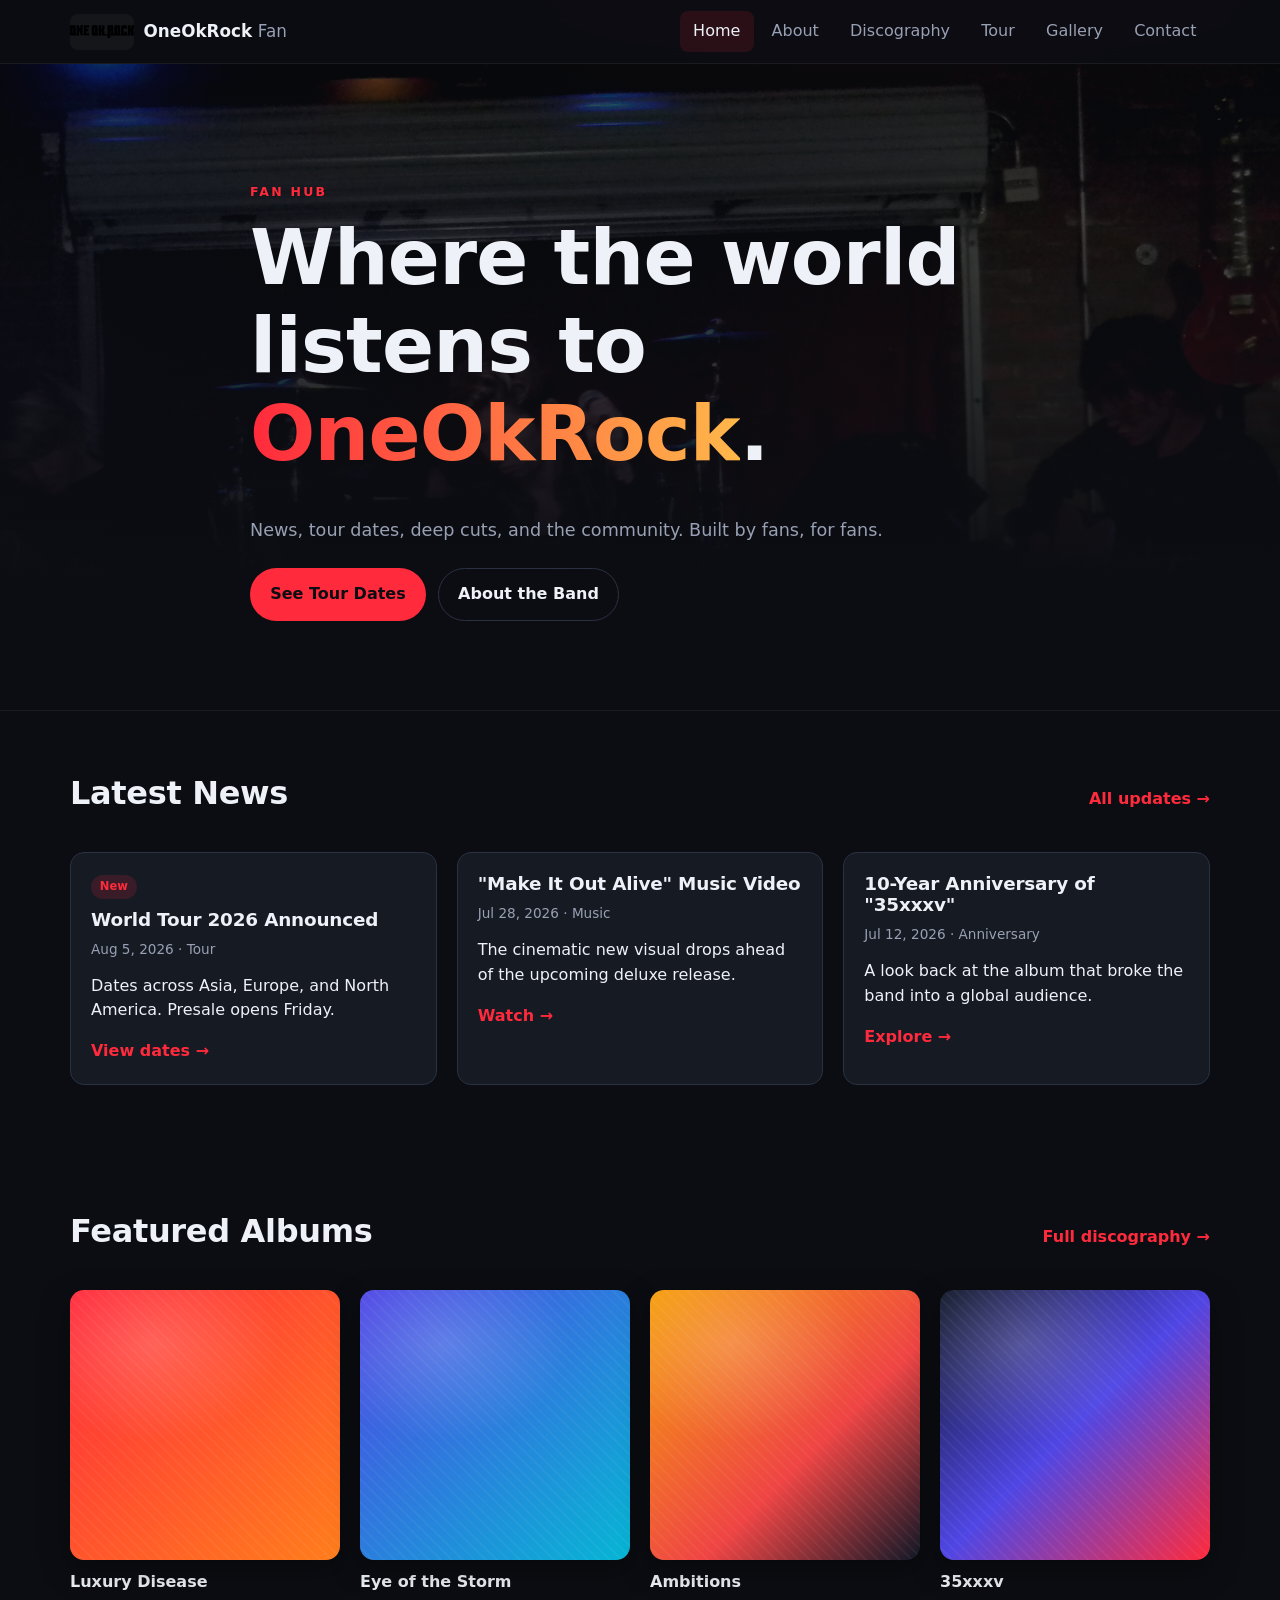
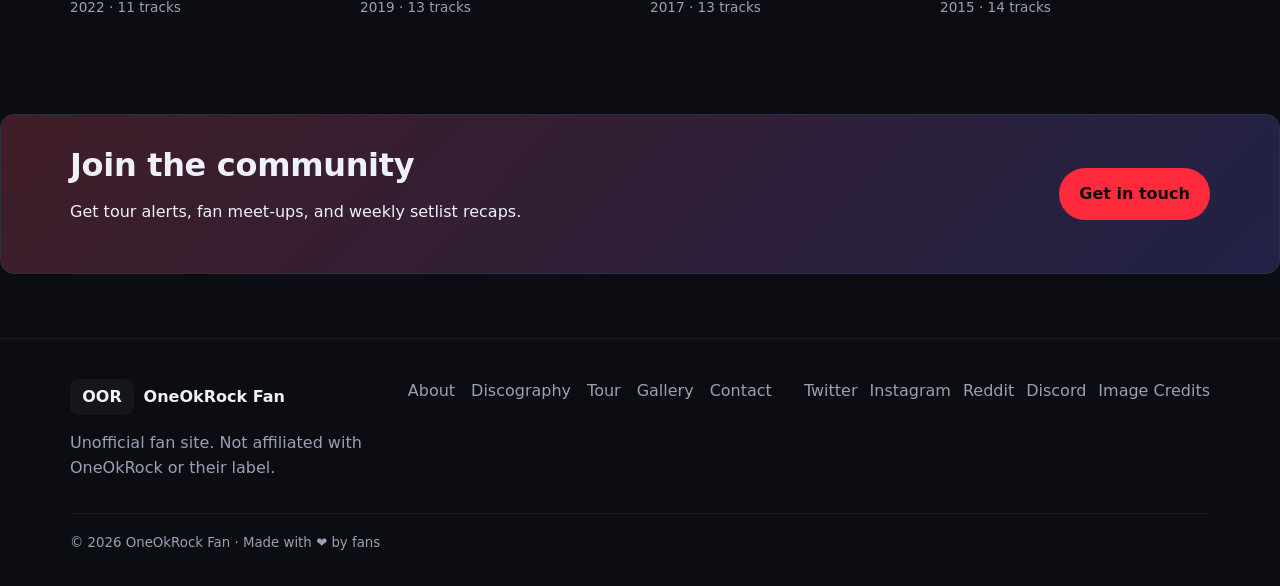
<file: index.html>
<!DOCTYPE html>
<html lang="en">
<head>
  <meta charset="UTF-8" />
  <meta name="viewport" content="width=device-width, initial-scale=1.0" />
  <title>OneOkRock Fan Page — Official Fan Hub</title>
  <meta name="description" content="The fan-run hub for OneOkRock: news, tour dates, discography, gallery, and community." />
  <link rel="stylesheet" href="assets/css/styles.css" />
</head>
<body>
  <header class="site-header">
    <div class="container header-inner">
      <a href="index.html" class="brand">
        <span class="brand-mark"><img src="assets/img/logo.svg" alt="OneOkRock logo"></span>
        <span class="brand-name">OneOkRock<span class="brand-sub">Fan</span></span>
      </a>
      <button class="nav-toggle" id="navToggle" aria-label="Toggle navigation" aria-expanded="false">
        <span></span><span></span><span></span>
      </button>
      <nav class="site-nav" id="siteNav">
        <a href="index.html" class="active">Home</a>
        <a href="about.html">About</a>
        <a href="discography.html">Discography</a>
        <a href="tour.html">Tour</a>
        <a href="gallery.html">Gallery</a>
        <a href="contact.html">Contact</a>
      </nav>
    </div>
  </header>

  <main>
    <section class="hero">
      <div class="hero-photo">
        <img src="assets/img/live-lucky-strike.jpg" alt="OneOkRock performing live at Lucky Strike, Hollywood, 2015">
      </div>
      <div class="container hero-inner">
        <p class="eyebrow">Fan Hub</p>
        <h1 class="hero-title">Where the world<br />listens to <span>OneOkRock</span>.</h1>
        <p class="hero-lead">News, tour dates, deep cuts, and the community. Built by fans, for fans.</p>
        <div class="hero-cta">
          <a href="tour.html" class="btn btn-primary">See Tour Dates</a>
          <a href="about.html" class="btn btn-ghost">About the Band</a>
        </div>
      </div>
    </section>

    <section class="container section">
      <header class="section-head">
        <h2>Latest News</h2>
        <a href="#" class="link">All updates →</a>
      </header>
      <div class="grid grid-3">
        <article class="card">
          <span class="badge">New</span>
          <h3>World Tour 2026 Announced</h3>
          <p class="meta">Aug 5, 2026 · Tour</p>
          <p>Dates across Asia, Europe, and North America. Presale opens Friday.</p>
          <a href="tour.html" class="link">View dates →</a>
        </article>
        <article class="card">
          <h3>"Make It Out Alive" Music Video</h3>
          <p class="meta">Jul 28, 2026 · Music</p>
          <p>The cinematic new visual drops ahead of the upcoming deluxe release.</p>
          <a href="#" class="link">Watch →</a>
        </article>
        <article class="card">
          <h3>10-Year Anniversary of "35xxxv"</h3>
          <p class="meta">Jul 12, 2026 · Anniversary</p>
          <p>A look back at the album that broke the band into a global audience.</p>
          <a href="discography.html" class="link">Explore →</a>
        </article>
      </div>
    </section>

    <section class="container section">
      <header class="section-head">
        <h2>Featured Albums</h2>
        <a href="discography.html" class="link">Full discography →</a>
      </header>
      <div class="grid grid-4">
        <a href="discography.html" class="album">
          <div class="album-art" data-color="1"></div>
          <div class="album-meta">
            <strong>Luxury Disease</strong>
            <span>2022 · 11 tracks</span>
          </div>
        </a>
        <a href="discography.html" class="album">
          <div class="album-art" data-color="2"></div>
          <div class="album-meta">
            <strong>Eye of the Storm</strong>
            <span>2019 · 13 tracks</span>
          </div>
        </a>
        <a href="discography.html" class="album">
          <div class="album-art" data-color="3"></div>
          <div class="album-meta">
            <strong>Ambitions</strong>
            <span>2017 · 13 tracks</span>
          </div>
        </a>
        <a href="discography.html" class="album">
          <div class="album-art" data-color="4"></div>
          <div class="album-meta">
            <strong>35xxxv</strong>
            <span>2015 · 14 tracks</span>
          </div>
        </a>
      </div>
    </section>

    <section class="cta-band">
      <div class="container cta-inner">
        <div>
          <h2>Join the community</h2>
          <p>Get tour alerts, fan meet-ups, and weekly setlist recaps.</p>
        </div>
        <a href="contact.html" class="btn btn-primary">Get in touch</a>
      </div>
    </section>
  </main>

  <footer class="site-footer">
    <div class="container footer-inner">
      <div>
        <p class="brand">
          <span class="brand-mark">OOR</span>
          <strong>OneOkRock Fan</strong>
        </p>
        <p class="muted">Unofficial fan site. Not affiliated with OneOkRock or their label.</p>
      </div>
      <nav class="footer-nav">
        <a href="about.html">About</a>
        <a href="discography.html">Discography</a>
        <a href="tour.html">Tour</a>
        <a href="gallery.html">Gallery</a>
        <a href="contact.html">Contact</a>
      </nav>
      <div class="socials">
        <a href="#" aria-label="Twitter">Twitter</a>
        <a href="#" aria-label="Instagram">Instagram</a>
        <a href="#" aria-label="Reddit">Reddit</a>
        <a href="#" aria-label="Discord">Discord</a>
        <a href="attribution.html">Image Credits</a>
      </div>
    </div>
    <div class="container footer-bottom">
      <small>© 2026 OneOkRock Fan · Made with ❤ by fans</small>
    </div>
  </footer>

  <script src="assets/js/main.js"></script>
</body>
</html>
</file>
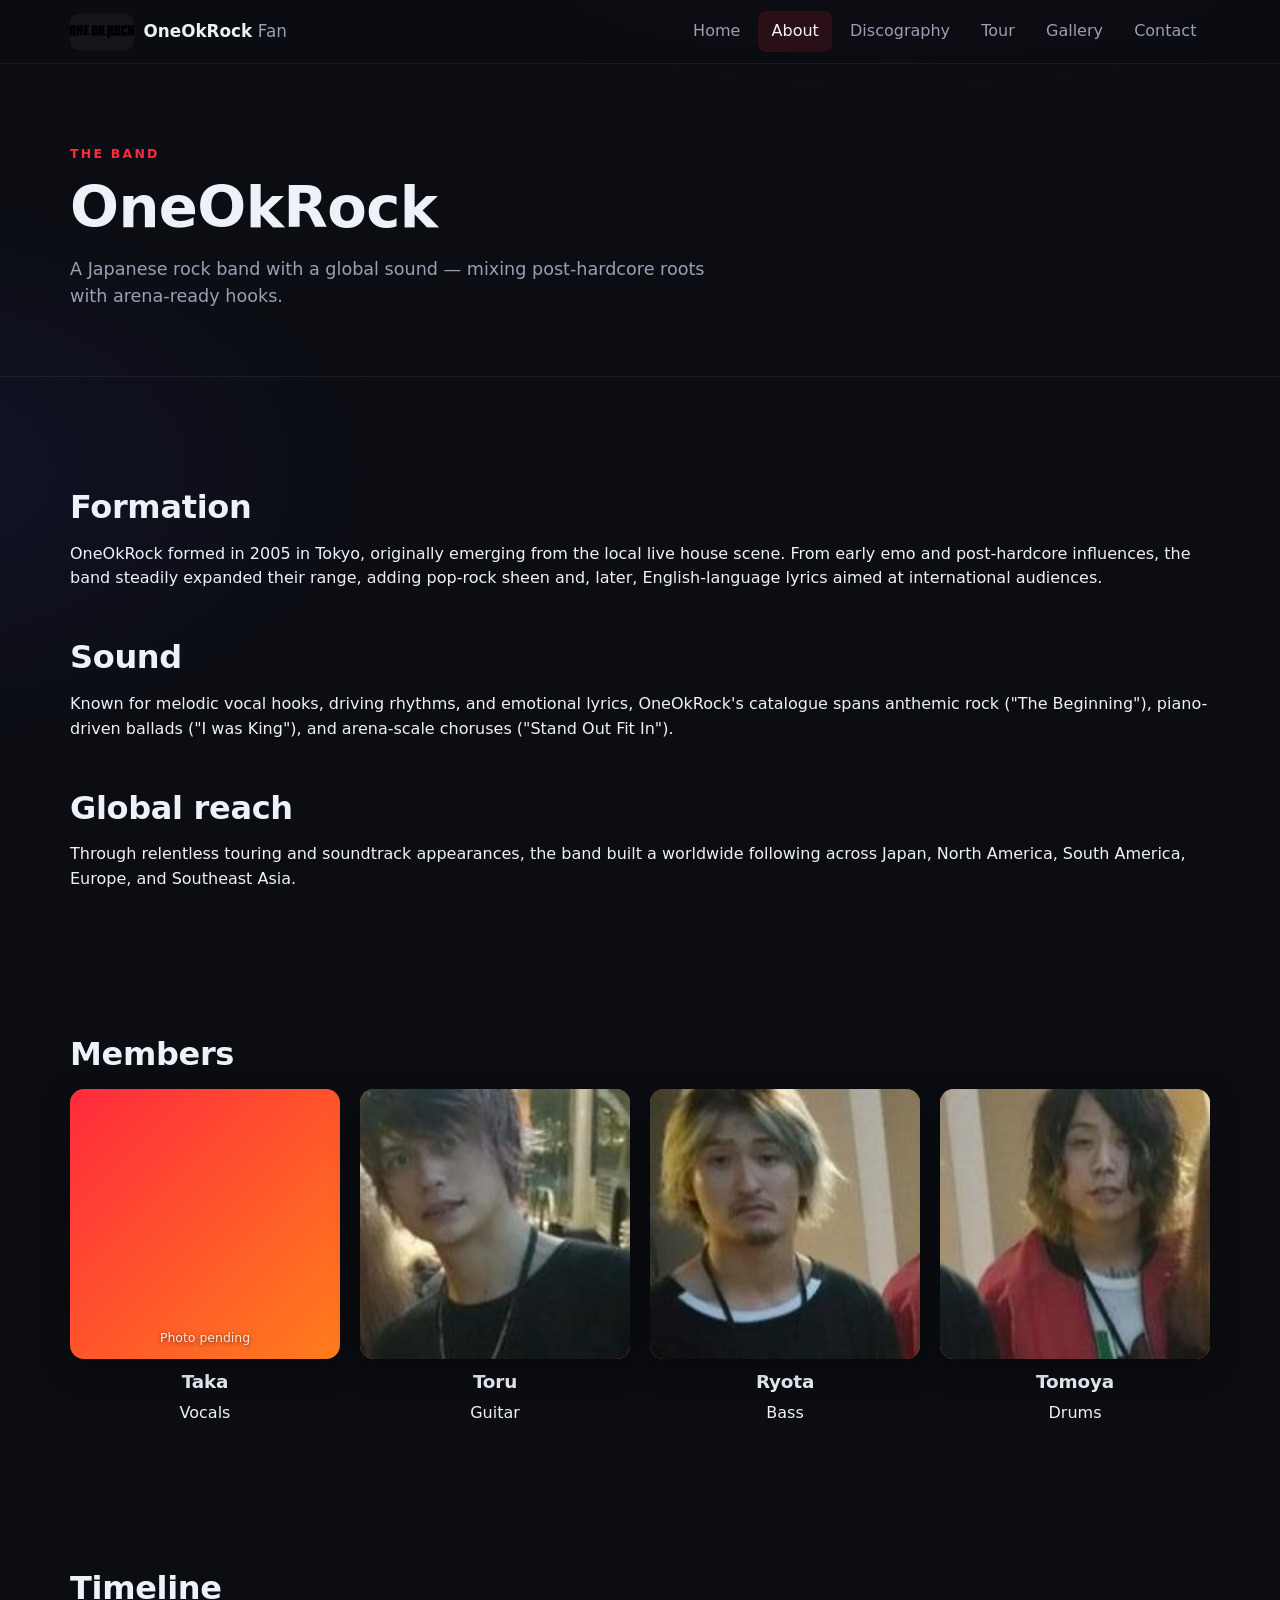
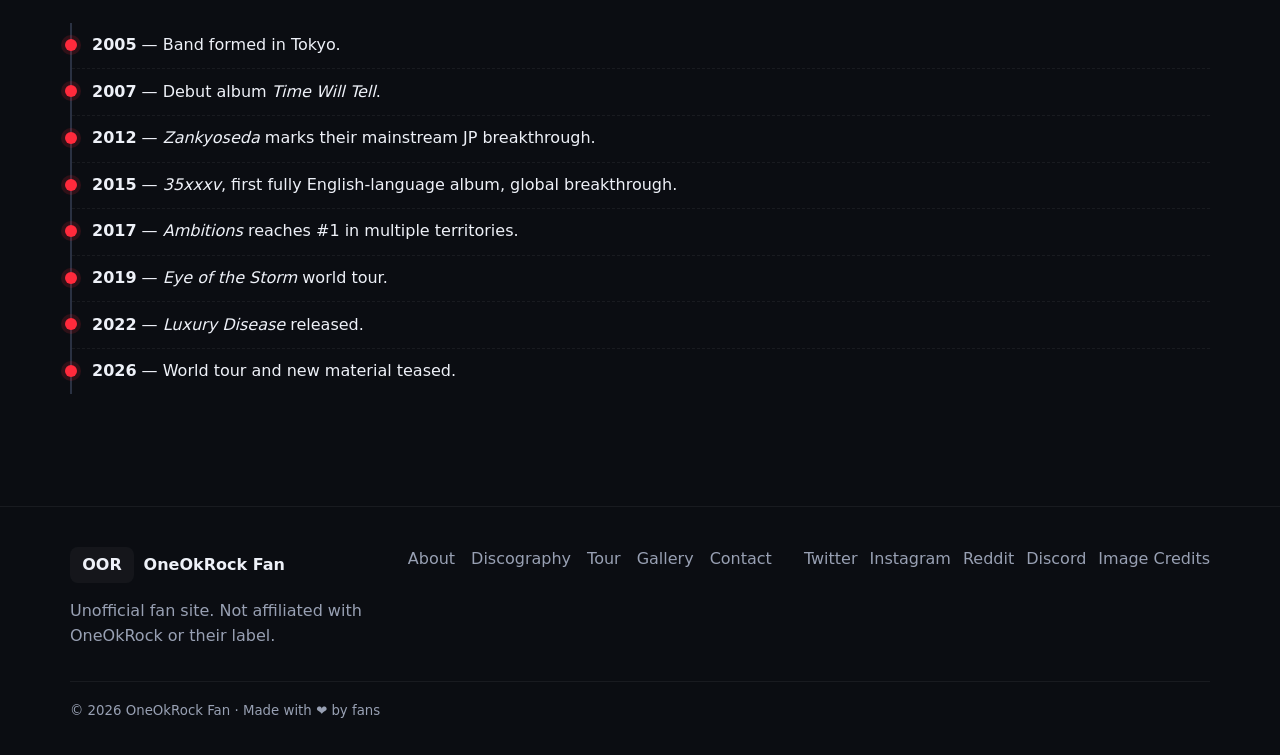
<file: about.html>
<!DOCTYPE html>
<html lang="en">
<head>
  <meta charset="UTF-8" />
  <meta name="viewport" content="width=device-width, initial-scale=1.0" />
  <title>About · OneOkRock Fan</title>
  <meta name="description" content="History of OneOkRock: formation, members, milestones." />
  <link rel="stylesheet" href="assets/css/styles.css" />
</head>
<body>
  <header class="site-header">
    <div class="container header-inner">
      <a href="index.html" class="brand">
        <span class="brand-mark"><img src="assets/img/logo.svg" alt="OneOkRock logo"></span>
        <span class="brand-name">OneOkRock<span class="brand-sub">Fan</span></span>
      </a>
      <button class="nav-toggle" id="navToggle" aria-label="Toggle navigation" aria-expanded="false">
        <span></span><span></span><span></span>
      </button>
      <nav class="site-nav" id="siteNav">
        <a href="index.html">Home</a>
        <a href="about.html" class="active">About</a>
        <a href="discography.html">Discography</a>
        <a href="tour.html">Tour</a>
        <a href="gallery.html">Gallery</a>
        <a href="contact.html">Contact</a>
      </nav>
    </div>
  </header>

  <main>
    <section class="page-hero">
      <div class="container">
        <p class="eyebrow">The Band</p>
        <h1>OneOkRock</h1>
        <p class="hero-lead">A Japanese rock band with a global sound — mixing post-hardcore roots with arena-ready hooks.</p>
      </div>
    </section>

    <section class="container section">
      <div class="prose">
        <h2>Formation</h2>
        <p>OneOkRock formed in 2005 in Tokyo, originally emerging from the local live house scene. From early emo and post-hardcore influences, the band steadily expanded their range, adding pop-rock sheen and, later, English-language lyrics aimed at international audiences.</p>
        <h2>Sound</h2>
        <p>Known for melodic vocal hooks, driving rhythms, and emotional lyrics, OneOkRock's catalogue spans anthemic rock ("The Beginning"), piano-driven ballads ("I was King"), and arena-scale choruses ("Stand Out Fit In").</p>
        <h2>Global reach</h2>
        <p>Through relentless touring and soundtrack appearances, the band built a worldwide following across Japan, North America, South America, Europe, and Southeast Asia.</p>
      </div>
    </section>

    <section class="container section">
      <h2>Members</h2>
      <div class="grid grid-4">
        <article class="member">
          <div class="member-photo" data-color="1">
            <span class="pending">Photo pending</span>
          </div>
          <h3>Taka</h3>
          <p class="meta">Vocals</p>
        </article>
        <article class="member">
          <div class="member-photo">
            <img src="assets/img/toru.jpg" alt="Toru Yamashita performing with OneOkRock, 2015">
          </div>
          <h3>Toru</h3>
          <p class="meta">Guitar</p>
        </article>
        <article class="member">
          <div class="member-photo">
            <img src="assets/img/ryota.jpg" alt="Ryota Kohama performing with OneOkRock, 2015">
          </div>
          <h3>Ryota</h3>
          <p class="meta">Bass</p>
        </article>
        <article class="member">
          <div class="member-photo">
            <img src="assets/img/tomoya.jpg" alt="Kanki Tomoya performing with OneOkRock, 2015">
          </div>
          <h3>Tomoya</h3>
          <p class="meta">Drums</p>
        </article>
      </div>
    </section>

    <section class="container section">
      <h2>Timeline</h2>
      <ol class="timeline">
        <li><strong>2005</strong> — Band formed in Tokyo.</li>
        <li><strong>2007</strong> — Debut album <em>Time Will Tell</em>.</li>
        <li><strong>2012</strong> — <em>Zankyoseda</em> marks their mainstream JP breakthrough.</li>
        <li><strong>2015</strong> — <em>35xxxv</em>, first fully English-language album, global breakthrough.</li>
        <li><strong>2017</strong> — <em>Ambitions</em> reaches #1 in multiple territories.</li>
        <li><strong>2019</strong> — <em>Eye of the Storm</em> world tour.</li>
        <li><strong>2022</strong> — <em>Luxury Disease</em> released.</li>
        <li><strong>2026</strong> — World tour and new material teased.</li>
      </ol>
    </section>
  </main>

  <footer class="site-footer">
    <div class="container footer-inner">
      <div>
        <p class="brand">
          <span class="brand-mark">OOR</span>
          <strong>OneOkRock Fan</strong>
        </p>
        <p class="muted">Unofficial fan site. Not affiliated with OneOkRock or their label.</p>
      </div>
      <nav class="footer-nav">
        <a href="about.html">About</a>
        <a href="discography.html">Discography</a>
        <a href="tour.html">Tour</a>
        <a href="gallery.html">Gallery</a>
        <a href="contact.html">Contact</a>
      </nav>
      <div class="socials">
        <a href="#">Twitter</a>
        <a href="#">Instagram</a>
        <a href="#">Reddit</a>
        <a href="#">Discord</a>
        <a href="attribution.html">Image Credits</a>
      </div>
    </div>
    <div class="container footer-bottom">
      <small>© 2026 OneOkRock Fan · Made with ❤ by fans</small>
    </div>
  </footer>

  <script src="assets/js/main.js"></script>
</body>
</html>
</file>
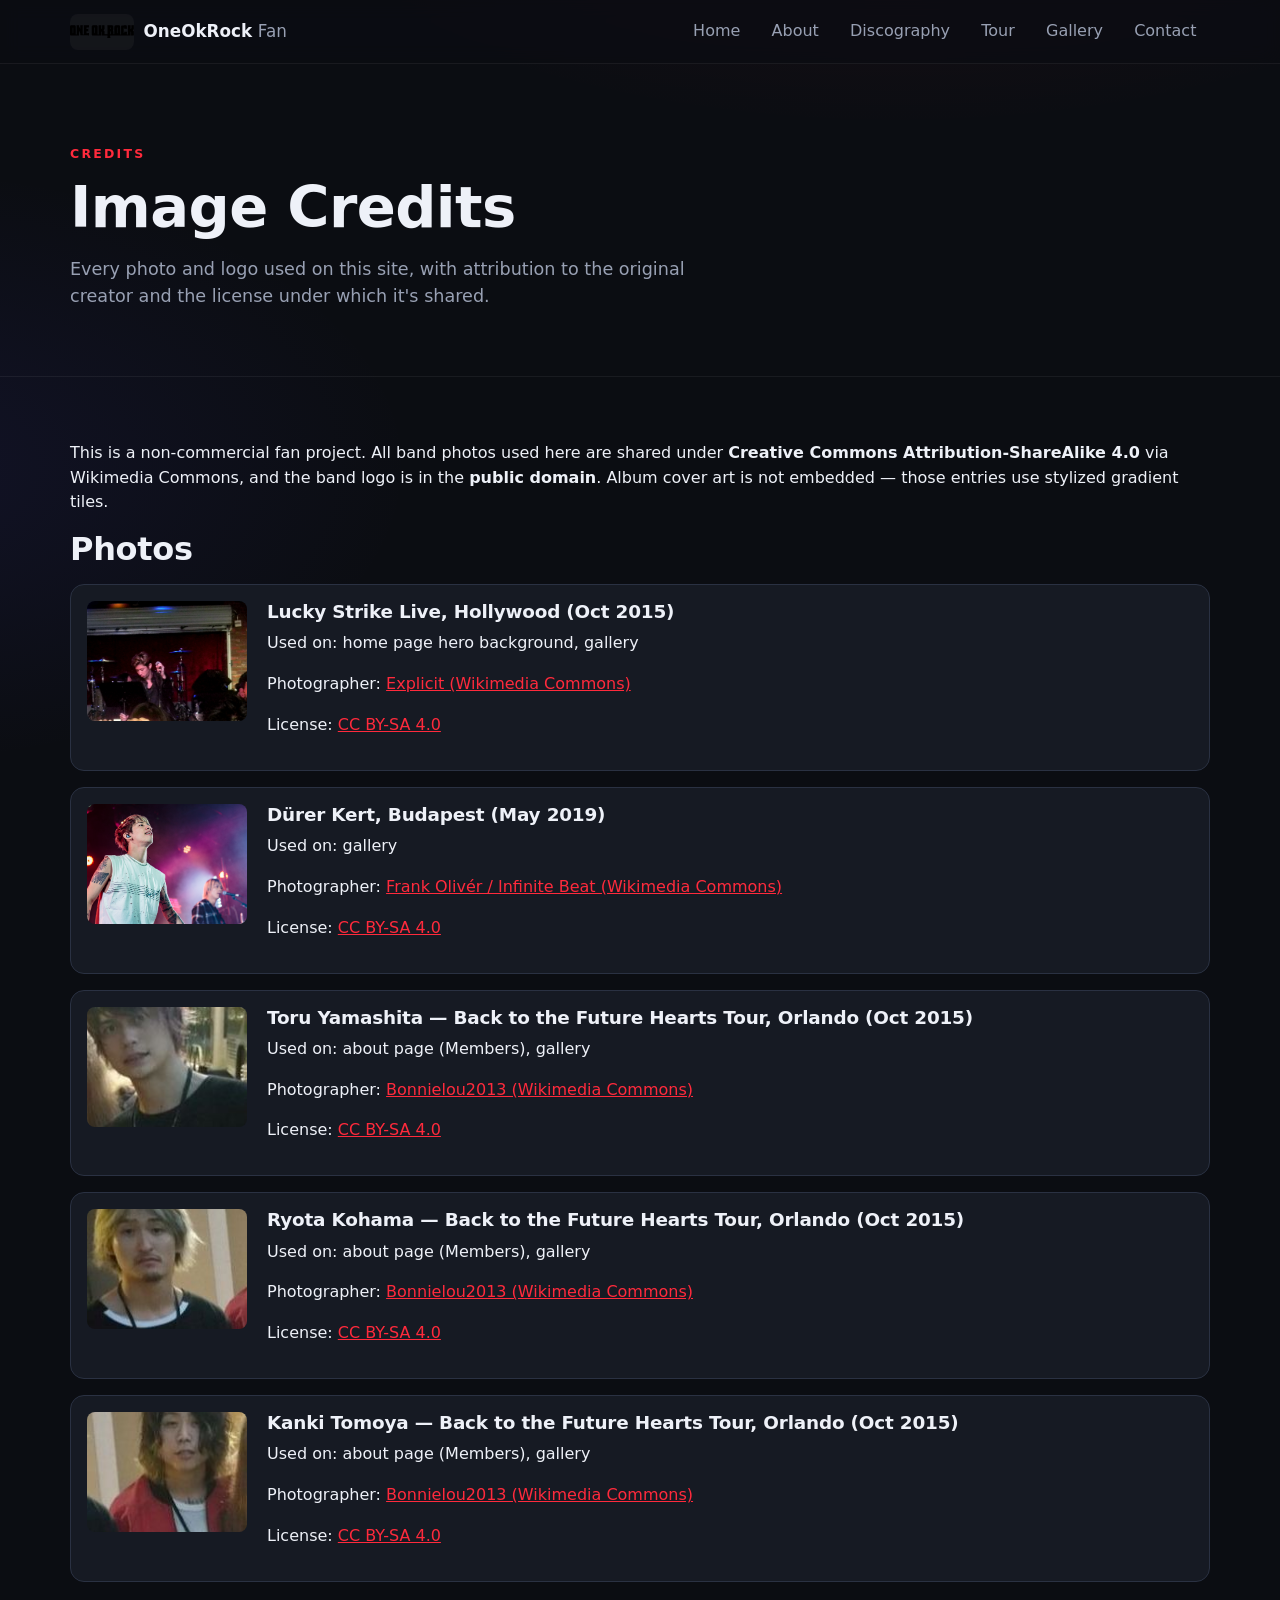
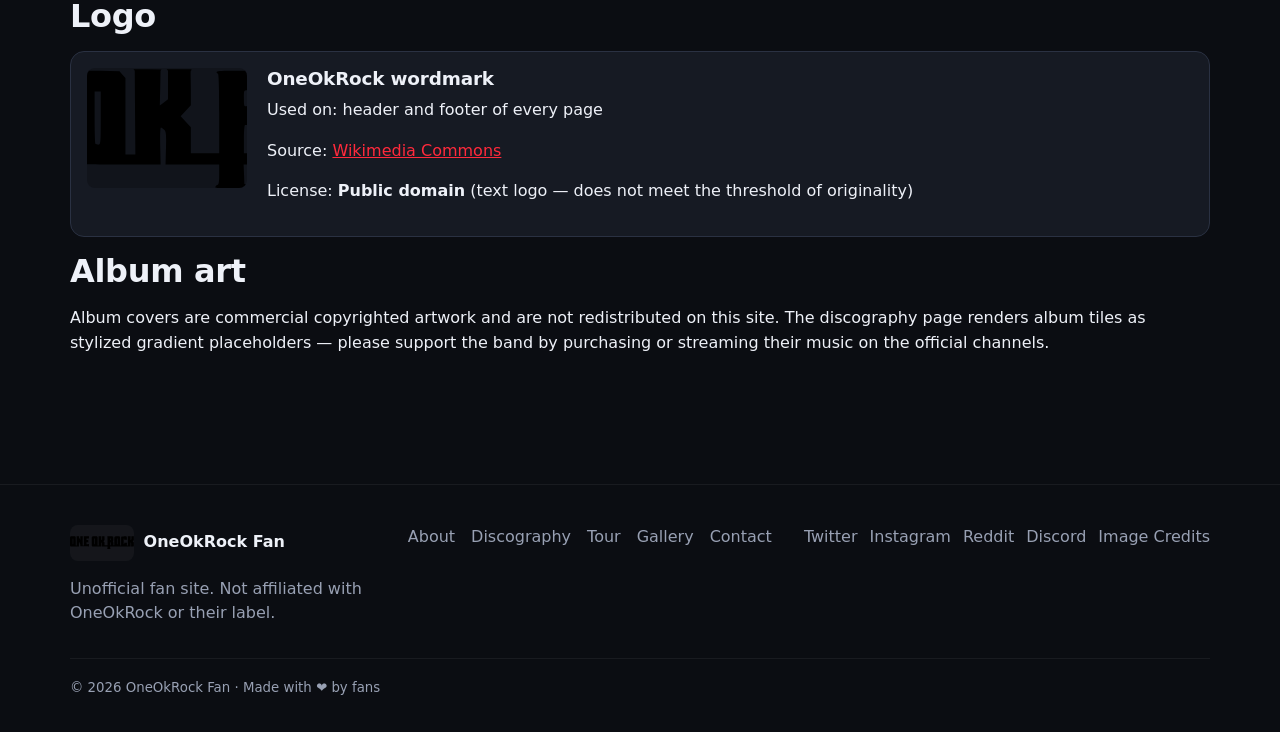
<file: attribution.html>
<!DOCTYPE html>
<html lang="en">
<head>
  <meta charset="UTF-8" />
  <meta name="viewport" content="width=device-width, initial-scale=1.0" />
  <title>Image Credits · OneOkRock Fan</title>
  <meta name="description" content="Attribution for all images used on the OneOkRock Fan site." />
  <link rel="stylesheet" href="assets/css/styles.css" />
</head>
<body>
  <header class="site-header">
    <div class="container header-inner">
      <a href="index.html" class="brand">
        <span class="brand-mark"><img src="assets/img/logo.svg" alt="OneOkRock logo"></span>
        <span class="brand-name">OneOkRock<span class="brand-sub">Fan</span></span>
      </a>
      <button class="nav-toggle" id="navToggle" aria-label="Toggle navigation" aria-expanded="false">
        <span></span><span></span><span></span>
      </button>
      <nav class="site-nav" id="siteNav">
        <a href="index.html">Home</a>
        <a href="about.html">About</a>
        <a href="discography.html">Discography</a>
        <a href="tour.html">Tour</a>
        <a href="gallery.html">Gallery</a>
        <a href="contact.html">Contact</a>
      </nav>
    </div>
  </header>

  <main>
    <section class="page-hero">
      <div class="container">
        <p class="eyebrow">Credits</p>
        <h1>Image Credits</h1>
        <p class="hero-lead">Every photo and logo used on this site, with attribution to the original creator and the license under which it's shared.</p>
      </div>
    </section>

    <section class="container section">
      <p>This is a non-commercial fan project. All band photos used here are shared under <strong>Creative Commons Attribution-ShareAlike 4.0</strong> via Wikimedia Commons, and the band logo is in the <strong>public domain</strong>. Album cover art is not embedded — those entries use stylized gradient tiles.</p>

      <h2>Photos</h2>

      <article class="credit">
        <div class="credit-thumb"><img src="assets/img/live-lucky-strike.jpg" alt=""></div>
        <div>
          <h3>Lucky Strike Live, Hollywood (Oct 2015)</h3>
          <p class="meta">Used on: home page hero background, gallery</p>
          <p>Photographer: <a href="https://commons.wikimedia.org/wiki/File:One_Ok_Rock_-_Lucky_Strike_Live.jpg">Explicit (Wikimedia Commons)</a></p>
          <p>License: <a href="https://creativecommons.org/licenses/by-sa/4.0/">CC BY-SA 4.0</a></p>
        </div>
      </article>

      <article class="credit">
        <div class="credit-thumb"><img src="assets/img/budapest-2019.jpg" alt=""></div>
        <div>
          <h3>Dürer Kert, Budapest (May 2019)</h3>
          <p class="meta">Used on: gallery</p>
          <p>Photographer: <a href="https://commons.wikimedia.org/wiki/File:Taka_and_Toru_of_One_Ok_Rock_in_Budapest,_D%C3%BCrer_Kert,_2019-05-19.jpg">Frank Olivér / Infinite Beat (Wikimedia Commons)</a></p>
          <p>License: <a href="https://creativecommons.org/licenses/by-sa/4.0/">CC BY-SA 4.0</a></p>
        </div>
      </article>

      <article class="credit">
        <div class="credit-thumb"><img src="assets/img/toru.jpg" alt=""></div>
        <div>
          <h3>Toru Yamashita — Back to the Future Hearts Tour, Orlando (Oct 2015)</h3>
          <p class="meta">Used on: about page (Members), gallery</p>
          <p>Photographer: <a href="https://commons.wikimedia.org/wiki/File:Toru_Yamashita,_One_OK_Rock.JPG">Bonnielou2013 (Wikimedia Commons)</a></p>
          <p>License: <a href="https://creativecommons.org/licenses/by-sa/4.0/">CC BY-SA 4.0</a></p>
        </div>
      </article>

      <article class="credit">
        <div class="credit-thumb"><img src="assets/img/ryota.jpg" alt=""></div>
        <div>
          <h3>Ryota Kohama — Back to the Future Hearts Tour, Orlando (Oct 2015)</h3>
          <p class="meta">Used on: about page (Members), gallery</p>
          <p>Photographer: <a href="https://commons.wikimedia.org/wiki/File:Ryota_Kohama,_One_OK_Rock.JPG">Bonnielou2013 (Wikimedia Commons)</a></p>
          <p>License: <a href="https://creativecommons.org/licenses/by-sa/4.0/">CC BY-SA 4.0</a></p>
        </div>
      </article>

      <article class="credit">
        <div class="credit-thumb"><img src="assets/img/tomoya.jpg" alt=""></div>
        <div>
          <h3>Kanki Tomoya — Back to the Future Hearts Tour, Orlando (Oct 2015)</h3>
          <p class="meta">Used on: about page (Members), gallery</p>
          <p>Photographer: <a href="https://commons.wikimedia.org/wiki/File:Kanki_Tomoya,_One_OK_Rock.JPG">Bonnielou2013 (Wikimedia Commons)</a></p>
          <p>License: <a href="https://creativecommons.org/licenses/by-sa/4.0/">CC BY-SA 4.0</a></p>
        </div>
      </article>

      <h2>Logo</h2>
      <article class="credit">
        <div class="credit-thumb"><img src="assets/img/logo.svg" alt=""></div>
        <div>
          <h3>OneOkRock wordmark</h3>
          <p class="meta">Used on: header and footer of every page</p>
          <p>Source: <a href="https://commons.wikimedia.org/wiki/File:ONE_OK_ROCK_logo.svg">Wikimedia Commons</a></p>
          <p>License: <strong>Public domain</strong> (text logo — does not meet the threshold of originality)</p>
        </div>
      </article>

      <h2>Album art</h2>
      <p>Album covers are commercial copyrighted artwork and are not redistributed on this site. The discography page renders album tiles as stylized gradient placeholders — please support the band by purchasing or streaming their music on the official channels.</p>
    </section>
  </main>

  <footer class="site-footer">
    <div class="container footer-inner">
      <div>
        <p class="brand">
          <span class="brand-mark"><img src="assets/img/logo.svg" alt="OneOkRock logo"></span>
          <strong>OneOkRock Fan</strong>
        </p>
        <p class="muted">Unofficial fan site. Not affiliated with OneOkRock or their label.</p>
      </div>
      <nav class="footer-nav">
        <a href="about.html">About</a>
        <a href="discography.html">Discography</a>
        <a href="tour.html">Tour</a>
        <a href="gallery.html">Gallery</a>
        <a href="contact.html">Contact</a>
      </nav>
      <div class="socials">
        <a href="#">Twitter</a>
        <a href="#">Instagram</a>
        <a href="#">Reddit</a>
        <a href="#">Discord</a>
        <a href="attribution.html">Image Credits</a>
      </div>
    </div>
    <div class="container footer-bottom">
      <small>© 2026 OneOkRock Fan · Made with ❤ by fans</small>
    </div>
  </footer>

  <script src="assets/js/main.js"></script>
</body>
</html>
</file>
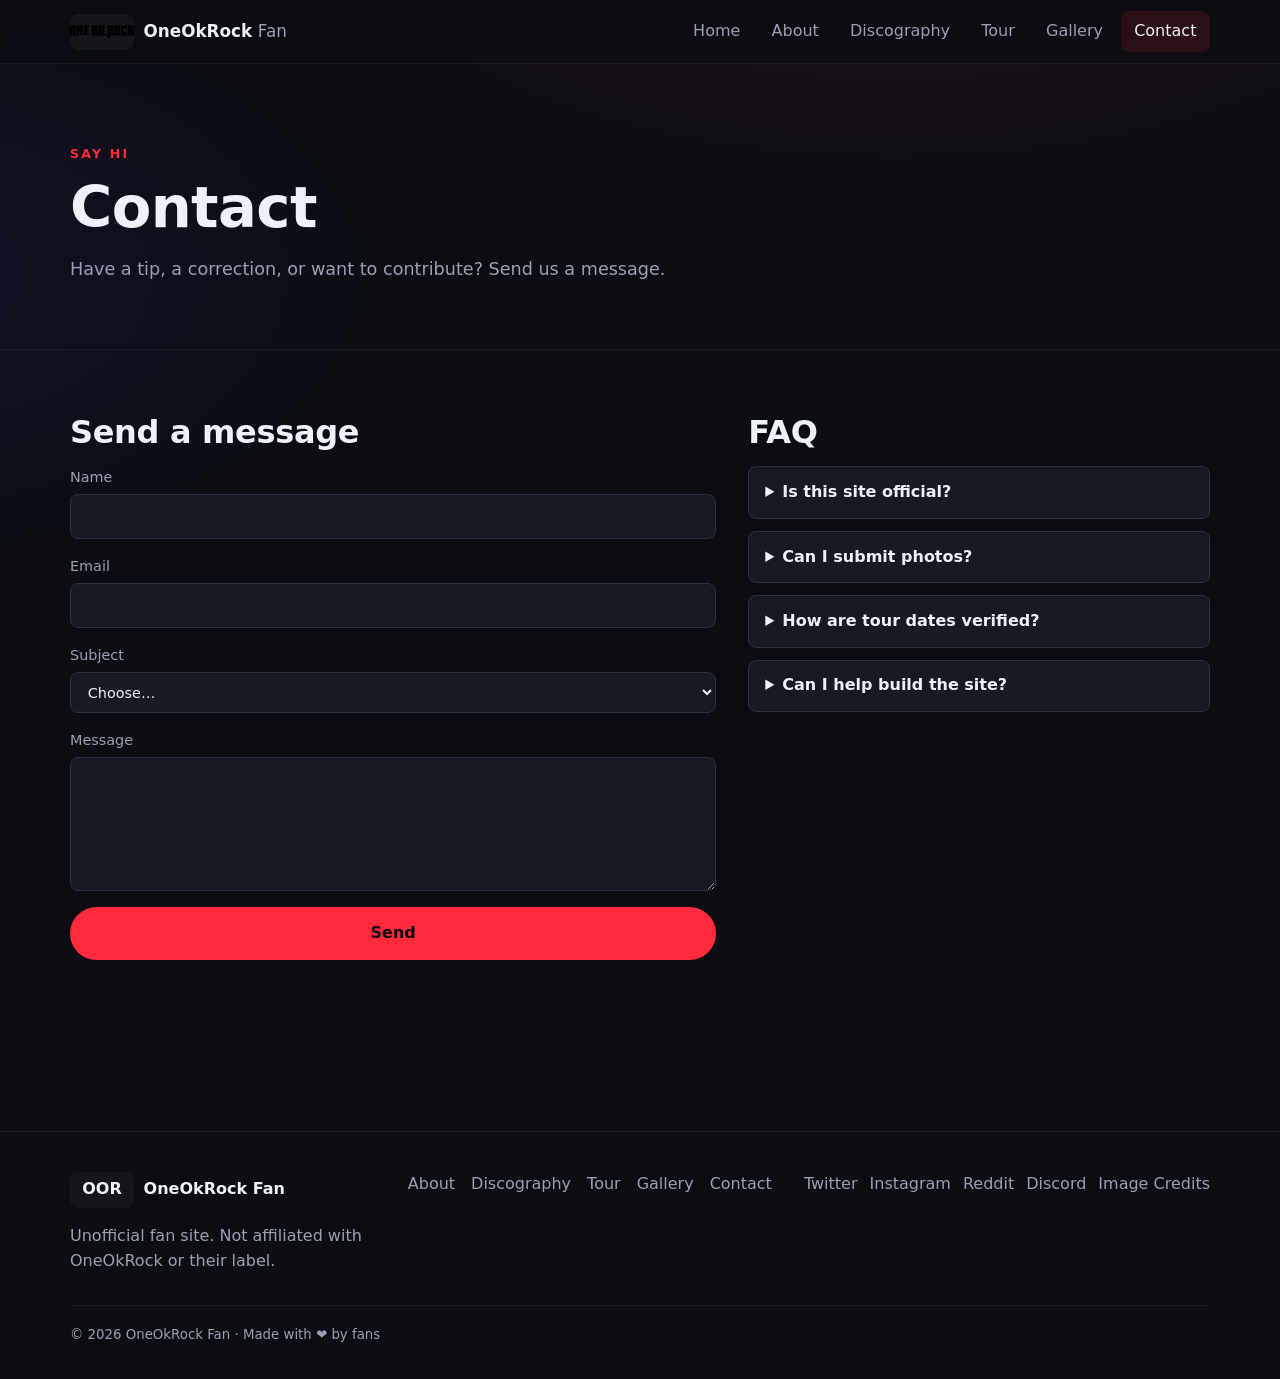
<file: contact.html>
<!DOCTYPE html>
<html lang="en">
<head>
  <meta charset="UTF-8" />
  <meta name="viewport" content="width=device-width, initial-scale=1.0" />
  <title>Contact · OneOkRock Fan</title>
  <meta name="description" content="Get in touch with the OneOkRock Fan community." />
  <link rel="stylesheet" href="assets/css/styles.css" />
</head>
<body>
  <header class="site-header">
    <div class="container header-inner">
      <a href="index.html" class="brand">
        <span class="brand-mark"><img src="assets/img/logo.svg" alt="OneOkRock logo"></span>
        <span class="brand-name">OneOkRock<span class="brand-sub">Fan</span></span>
      </a>
      <button class="nav-toggle" id="navToggle" aria-label="Toggle navigation" aria-expanded="false">
        <span></span><span></span><span></span>
      </button>
      <nav class="site-nav" id="siteNav">
        <a href="index.html">Home</a>
        <a href="about.html">About</a>
        <a href="discography.html">Discography</a>
        <a href="tour.html">Tour</a>
        <a href="gallery.html">Gallery</a>
        <a href="contact.html" class="active">Contact</a>
      </nav>
    </div>
  </header>

  <main>
    <section class="page-hero">
      <div class="container">
        <p class="eyebrow">Say hi</p>
        <h1>Contact</h1>
        <p class="hero-lead">Have a tip, a correction, or want to contribute? Send us a message.</p>
      </div>
    </section>

    <section class="container section two-col">
      <div>
        <h2>Send a message</h2>
        <form id="contactForm" class="form" novalidate>
          <label>
            <span>Name</span>
            <input type="text" name="name" required minlength="2" />
          </label>
          <label>
            <span>Email</span>
            <input type="email" name="email" required />
          </label>
          <label>
            <span>Subject</span>
            <select name="subject" required>
              <option value="">Choose…</option>
              <option>Tour update / correction</option>
              <option>Photo submission</option>
              <option>Press / collaboration</option>
              <option>Other</option>
            </select>
          </label>
          <label>
            <span>Message</span>
            <textarea name="message" rows="5" required minlength="10"></textarea>
          </label>
          <button type="submit" class="btn btn-primary">Send</button>
          <p class="form-status" id="formStatus" role="status" aria-live="polite"></p>
        </form>
      </div>

      <aside>
        <h2>FAQ</h2>
        <details>
          <summary>Is this site official?</summary>
          <p>No — it's a fan-run hub. For official news, check the band's verified channels.</p>
        </details>
        <details>
          <summary>Can I submit photos?</summary>
          <p>Yes, use the form and select "Photo submission". Credit goes to the photographer.</p>
        </details>
        <details>
          <summary>How are tour dates verified?</summary>
          <p>We cross-check with official announcements and venue listings. Always confirm with the venue before traveling.</p>
        </details>
        <details>
          <summary>Can I help build the site?</summary>
          <p>Absolutely — reach out via the form. We're especially looking for translators and regional tour-date contributors.</p>
        </details>
      </aside>
    </section>
  </main>

  <footer class="site-footer">
    <div class="container footer-inner">
      <div>
        <p class="brand">
          <span class="brand-mark">OOR</span>
          <strong>OneOkRock Fan</strong>
        </p>
        <p class="muted">Unofficial fan site. Not affiliated with OneOkRock or their label.</p>
      </div>
      <nav class="footer-nav">
        <a href="about.html">About</a>
        <a href="discography.html">Discography</a>
        <a href="tour.html">Tour</a>
        <a href="gallery.html">Gallery</a>
        <a href="contact.html">Contact</a>
      </nav>
      <div class="socials">
        <a href="#">Twitter</a>
        <a href="#">Instagram</a>
        <a href="#">Reddit</a>
        <a href="#">Discord</a>
        <a href="attribution.html">Image Credits</a>
      </div>
    </div>
    <div class="container footer-bottom">
      <small>© 2026 OneOkRock Fan · Made with ❤ by fans</small>
    </div>
  </footer>

  <script src="assets/js/main.js"></script>
</body>
</html>
</file>
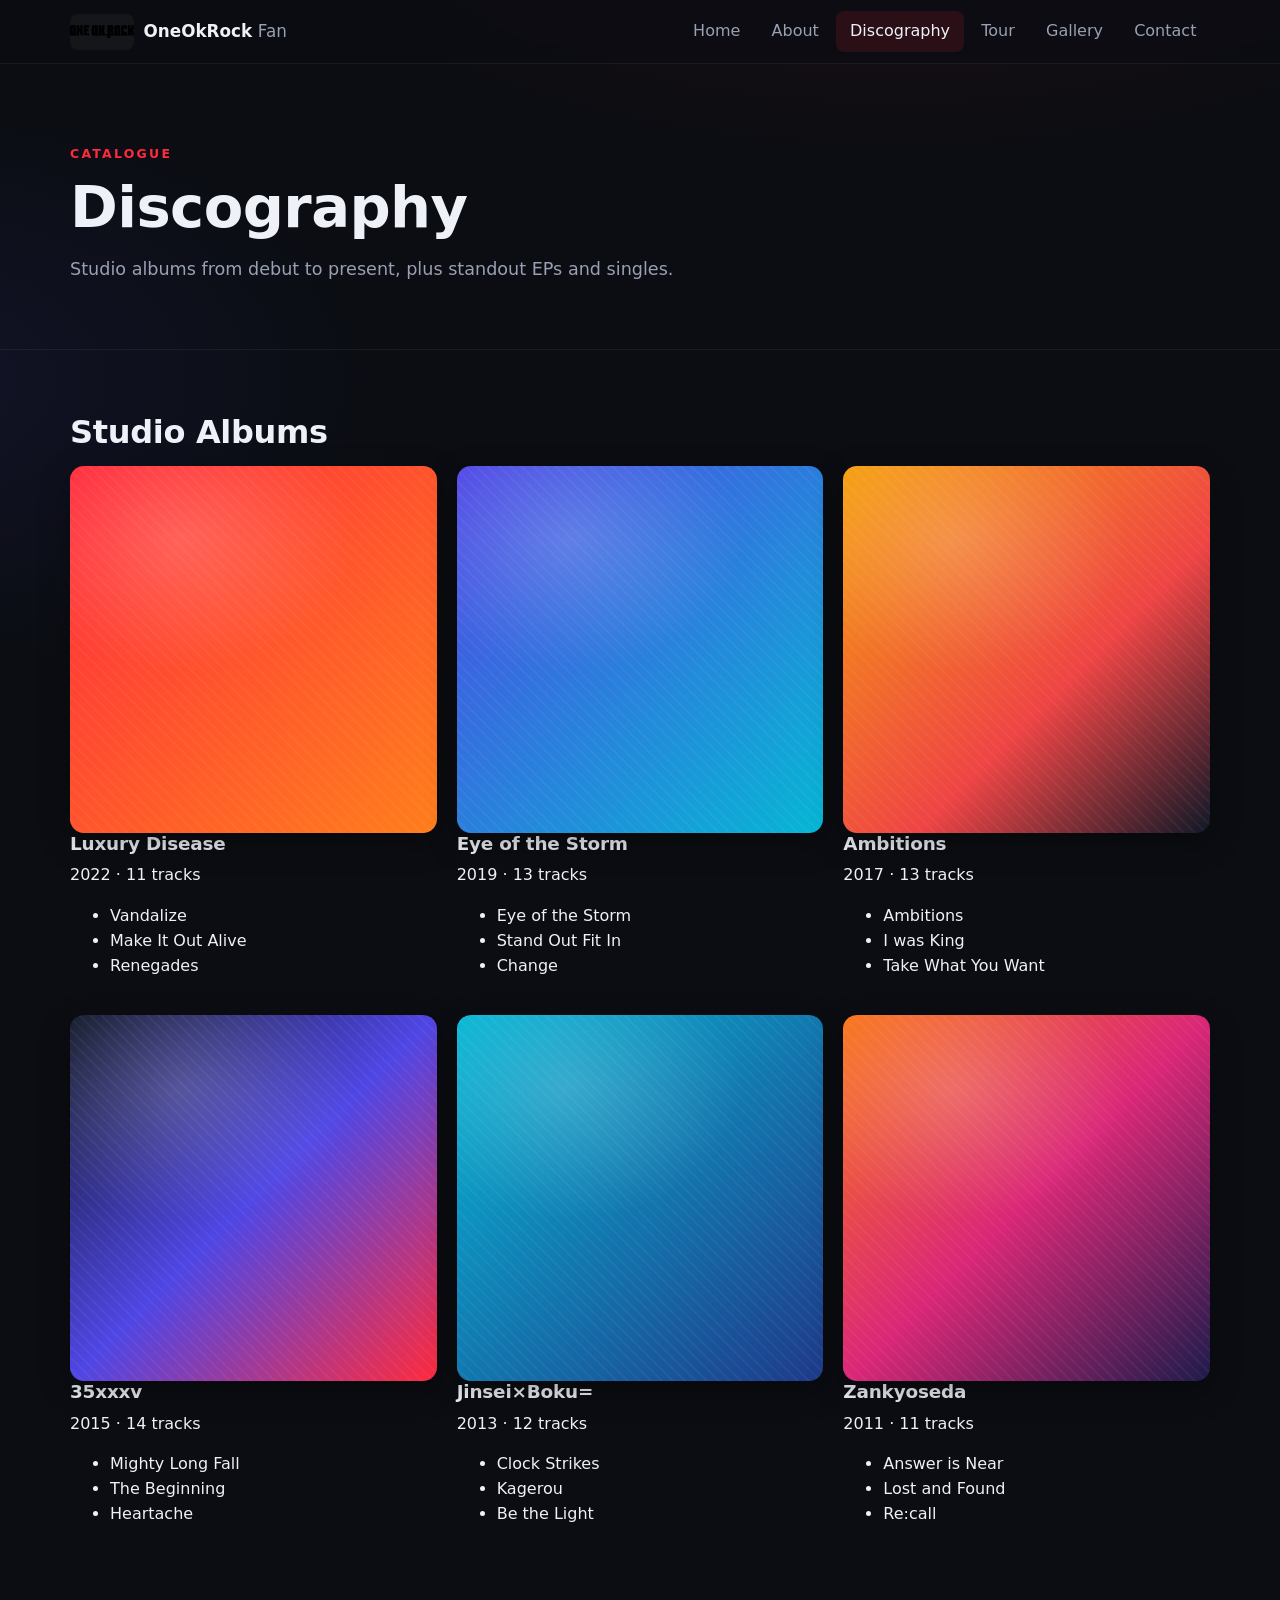
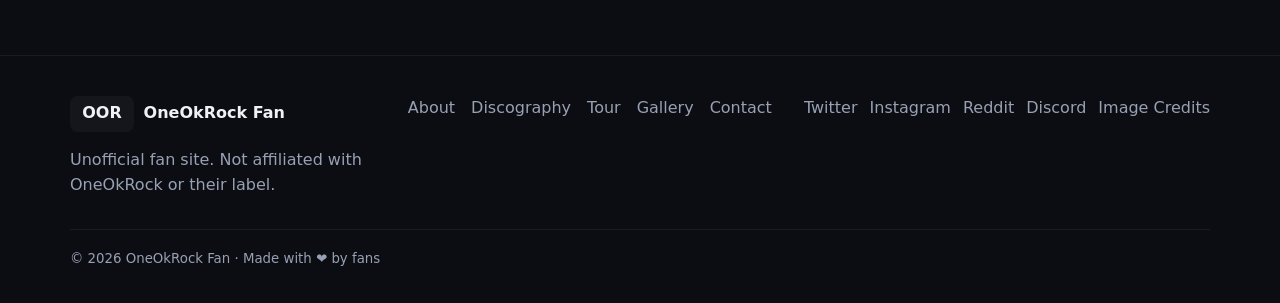
<file: discography.html>
<!DOCTYPE html>
<html lang="en">
<head>
  <meta charset="UTF-8" />
  <meta name="viewport" content="width=device-width, initial-scale=1.0" />
  <title>Discography · OneOkRock Fan</title>
  <meta name="description" content="OneOkRock studio albums, EPs, and singles." />
  <link rel="stylesheet" href="assets/css/styles.css" />
</head>
<body>
  <header class="site-header">
    <div class="container header-inner">
      <a href="index.html" class="brand">
        <span class="brand-mark"><img src="assets/img/logo.svg" alt="OneOkRock logo"></span>
        <span class="brand-name">OneOkRock<span class="brand-sub">Fan</span></span>
      </a>
      <button class="nav-toggle" id="navToggle" aria-label="Toggle navigation" aria-expanded="false">
        <span></span><span></span><span></span>
      </button>
      <nav class="site-nav" id="siteNav">
        <a href="index.html">Home</a>
        <a href="about.html">About</a>
        <a href="discography.html" class="active">Discography</a>
        <a href="tour.html">Tour</a>
        <a href="gallery.html">Gallery</a>
        <a href="contact.html">Contact</a>
      </nav>
    </div>
  </header>

  <main>
    <section class="page-hero">
      <div class="container">
        <p class="eyebrow">Catalogue</p>
        <h1>Discography</h1>
        <p class="hero-lead">Studio albums from debut to present, plus standout EPs and singles.</p>
      </div>
    </section>

    <section class="container section">
      <h2>Studio Albums</h2>
      <div class="grid grid-3">
        <article class="album-card">
          <div class="album-art" data-color="1"></div>
          <h3>Luxury Disease</h3>
          <p class="meta">2022 · 11 tracks</p>
          <ul class="tracklist">
            <li>Vandalize</li>
            <li>Make It Out Alive</li>
            <li>Renegades</li>
          </ul>
        </article>
        <article class="album-card">
          <div class="album-art" data-color="2"></div>
          <h3>Eye of the Storm</h3>
          <p class="meta">2019 · 13 tracks</p>
          <ul class="tracklist">
            <li>Eye of the Storm</li>
            <li>Stand Out Fit In</li>
            <li>Change</li>
          </ul>
        </article>
        <article class="album-card">
          <div class="album-art" data-color="3"></div>
          <h3>Ambitions</h3>
          <p class="meta">2017 · 13 tracks</p>
          <ul class="tracklist">
            <li>Ambitions</li>
            <li>I was King</li>
            <li>Take What You Want</li>
          </ul>
        </article>
        <article class="album-card">
          <div class="album-art" data-color="4"></div>
          <h3>35xxxv</h3>
          <p class="meta">2015 · 14 tracks</p>
          <ul class="tracklist">
            <li>Mighty Long Fall</li>
            <li>The Beginning</li>
            <li>Heartache</li>
          </ul>
        </article>
        <article class="album-card">
          <div class="album-art" data-color="5"></div>
          <h3>Jinsei×Boku=</h3>
          <p class="meta">2013 · 12 tracks</p>
          <ul class="tracklist">
            <li>Clock Strikes</li>
            <li>Kagerou</li>
            <li>Be the Light</li>
          </ul>
        </article>
        <article class="album-card">
          <div class="album-art" data-color="6"></div>
          <h3>Zankyoseda</h3>
          <p class="meta">2011 · 11 tracks</p>
          <ul class="tracklist">
            <li>Answer is Near</li>
            <li>Lost and Found</li>
            <li>Re:call</li>
          </ul>
        </article>
      </div>
    </section>
  </main>

  <footer class="site-footer">
    <div class="container footer-inner">
      <div>
        <p class="brand">
          <span class="brand-mark">OOR</span>
          <strong>OneOkRock Fan</strong>
        </p>
        <p class="muted">Unofficial fan site. Not affiliated with OneOkRock or their label.</p>
      </div>
      <nav class="footer-nav">
        <a href="about.html">About</a>
        <a href="discography.html">Discography</a>
        <a href="tour.html">Tour</a>
        <a href="gallery.html">Gallery</a>
        <a href="contact.html">Contact</a>
      </nav>
      <div class="socials">
        <a href="#">Twitter</a>
        <a href="#">Instagram</a>
        <a href="#">Reddit</a>
        <a href="#">Discord</a>
        <a href="attribution.html">Image Credits</a>
      </div>
    </div>
    <div class="container footer-bottom">
      <small>© 2026 OneOkRock Fan · Made with ❤ by fans</small>
    </div>
  </footer>

  <script src="assets/js/main.js"></script>
</body>
</html>
</file>
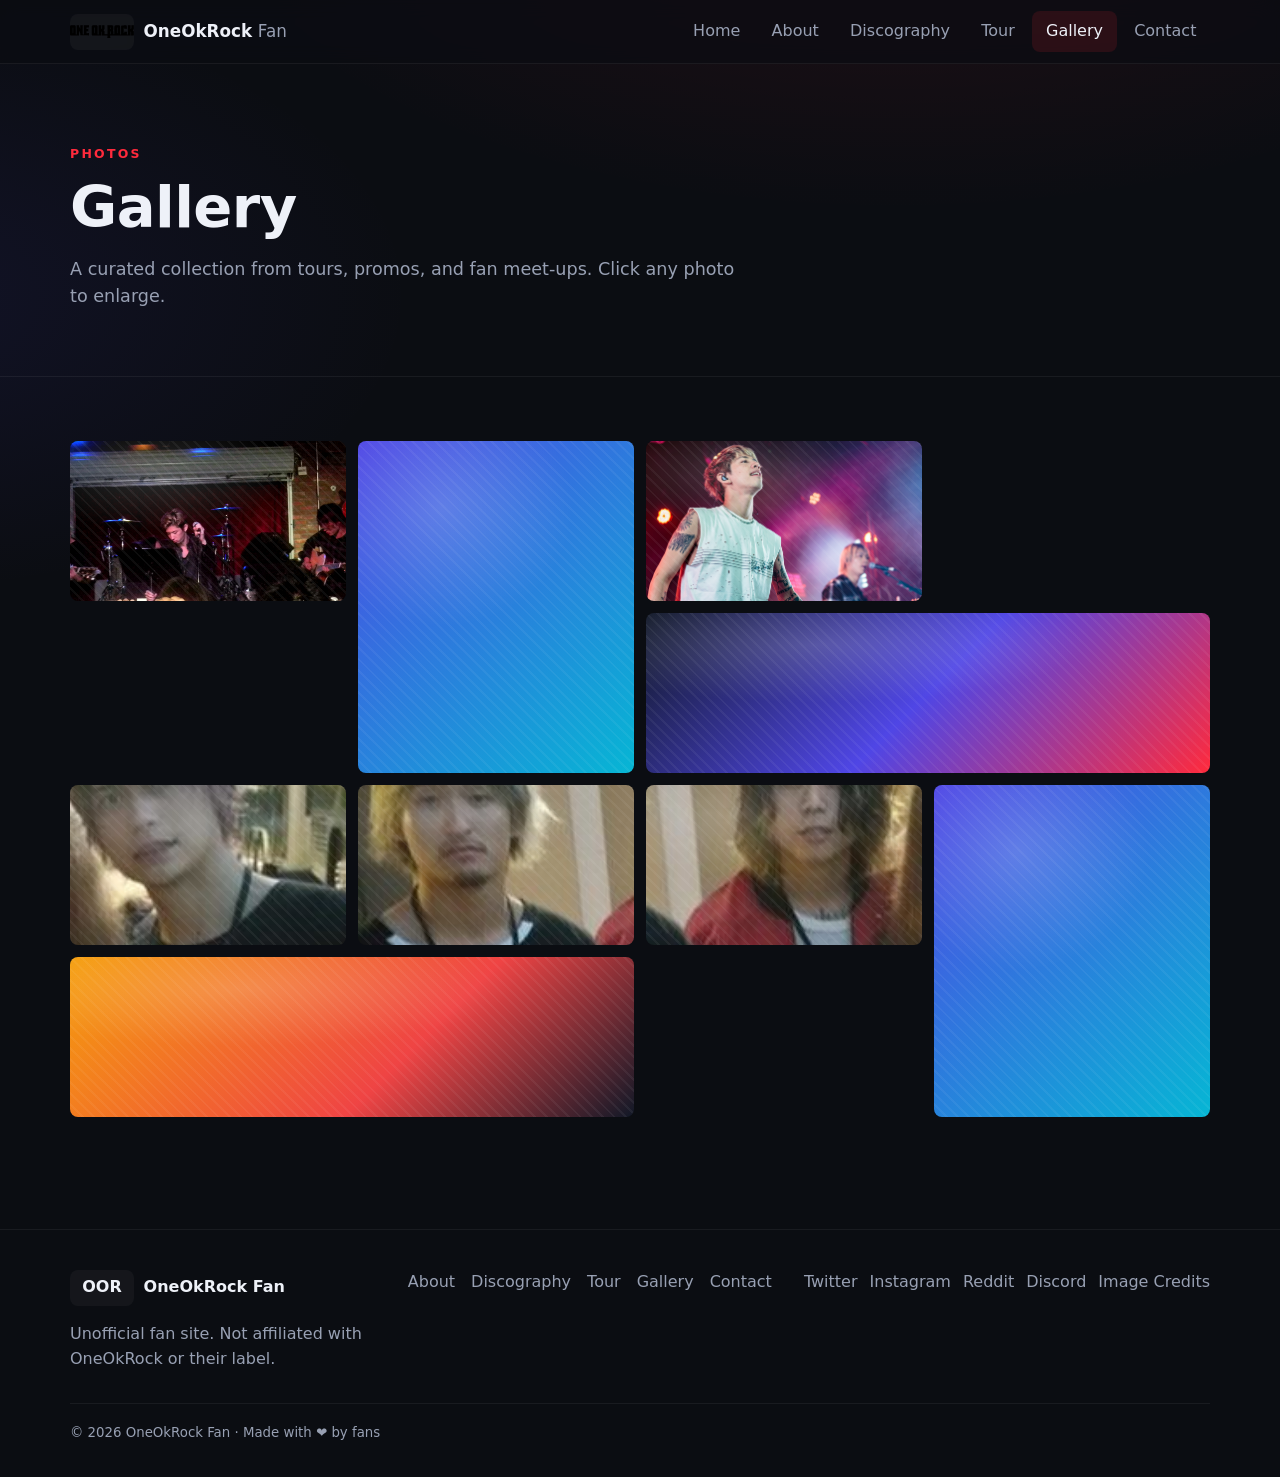
<file: gallery.html>
<!DOCTYPE html>
<html lang="en">
<head>
  <meta charset="UTF-8" />
  <meta name="viewport" content="width=device-width, initial-scale=1.0" />
  <title>Gallery · OneOkRock Fan</title>
  <meta name="description" content="Photo gallery of OneOkRock across tours and albums." />
  <link rel="stylesheet" href="assets/css/styles.css" />
</head>
<body>
  <header class="site-header">
    <div class="container header-inner">
      <a href="index.html" class="brand">
        <span class="brand-mark"><img src="assets/img/logo.svg" alt="OneOkRock logo"></span>
        <span class="brand-name">OneOkRock<span class="brand-sub">Fan</span></span>
      </a>
      <button class="nav-toggle" id="navToggle" aria-label="Toggle navigation" aria-expanded="false">
        <span></span><span></span><span></span>
      </button>
      <nav class="site-nav" id="siteNav">
        <a href="index.html">Home</a>
        <a href="about.html">About</a>
        <a href="discography.html">Discography</a>
        <a href="tour.html">Tour</a>
        <a href="gallery.html" class="active">Gallery</a>
        <a href="contact.html">Contact</a>
      </nav>
    </div>
  </header>

  <main>
    <section class="page-hero">
      <div class="container">
        <p class="eyebrow">Photos</p>
        <h1>Gallery</h1>
        <p class="hero-lead">A curated collection from tours, promos, and fan meet-ups. Click any photo to enlarge.</p>
      </div>
    </section>

    <section class="container section">
      <div class="gallery" id="gallery">
        <button class="gallery-item" data-caption="Lucky Strike Live, Hollywood — Oct 2015 (CC BY-SA 4.0, Explicit)">
          <img src="assets/img/live-lucky-strike.jpg" alt="OneOkRock performing at Lucky Strike Live, Hollywood, 2015">
        </button>
        <button class="gallery-item tall" data-caption="Luxury Disease era promo" data-color="2"></button>
        <button class="gallery-item" data-caption="Dürer Kert, Budapest — May 2019 (CC BY-SA 4.0, Frank Olivér)">
          <img src="assets/img/budapest-2019.jpg" alt="OneOkRock performing at Dürer Kert, Budapest, 2019">
        </button>
        <button class="gallery-item wide" data-caption="Stage wide — Los Angeles Forum" data-color="4"></button>
        <button class="gallery-item" data-caption="Toru — Back to the Future Hearts Tour, Orlando 2015 (CC BY-SA 4.0, Bonnielou2013)">
          <img src="assets/img/toru.jpg" alt="Toru performing with OneOkRock, 2015">
        </button>
        <button class="gallery-item" data-caption="Ryota — Back to the Future Hearts Tour, Orlando 2015 (CC BY-SA 4.0, Bonnielou2013)">
          <img src="assets/img/ryota.jpg" alt="Ryota performing with OneOkRock, 2015">
        </button>
        <button class="gallery-item" data-caption="Tomoya — Back to the Future Hearts Tour, Orlando 2015 (CC BY-SA 4.0, Bonnielou2013)">
          <img src="assets/img/tomoya.jpg" alt="Tomoya performing with OneOkRock, 2015">
        </button>
        <button class="gallery-item tall" data-caption="Acoustic set, fan event" data-color="2"></button>
        <button class="gallery-item wide" data-caption="Stage wide — LA Forum" data-color="3"></button>
      </div>
    </section>
  </main>

  <div class="lightbox" id="lightbox" aria-hidden="true" role="dialog">
    <button class="lightbox-close" aria-label="Close">×</button>
    <div class="lightbox-stage"></div>
    <p class="lightbox-caption"></p>
  </div>

  <footer class="site-footer">
    <div class="container footer-inner">
      <div>
        <p class="brand">
          <span class="brand-mark">OOR</span>
          <strong>OneOkRock Fan</strong>
        </p>
        <p class="muted">Unofficial fan site. Not affiliated with OneOkRock or their label.</p>
      </div>
      <nav class="footer-nav">
        <a href="about.html">About</a>
        <a href="discography.html">Discography</a>
        <a href="tour.html">Tour</a>
        <a href="gallery.html">Gallery</a>
        <a href="contact.html">Contact</a>
      </nav>
      <div class="socials">
        <a href="#">Twitter</a>
        <a href="#">Instagram</a>
        <a href="#">Reddit</a>
        <a href="#">Discord</a>
        <a href="attribution.html">Image Credits</a>
      </div>
    </div>
    <div class="container footer-bottom">
      <small>© 2026 OneOkRock Fan · Made with ❤ by fans</small>
    </div>
  </footer>

  <script src="assets/js/main.js"></script>
</body>
</html>
</file>
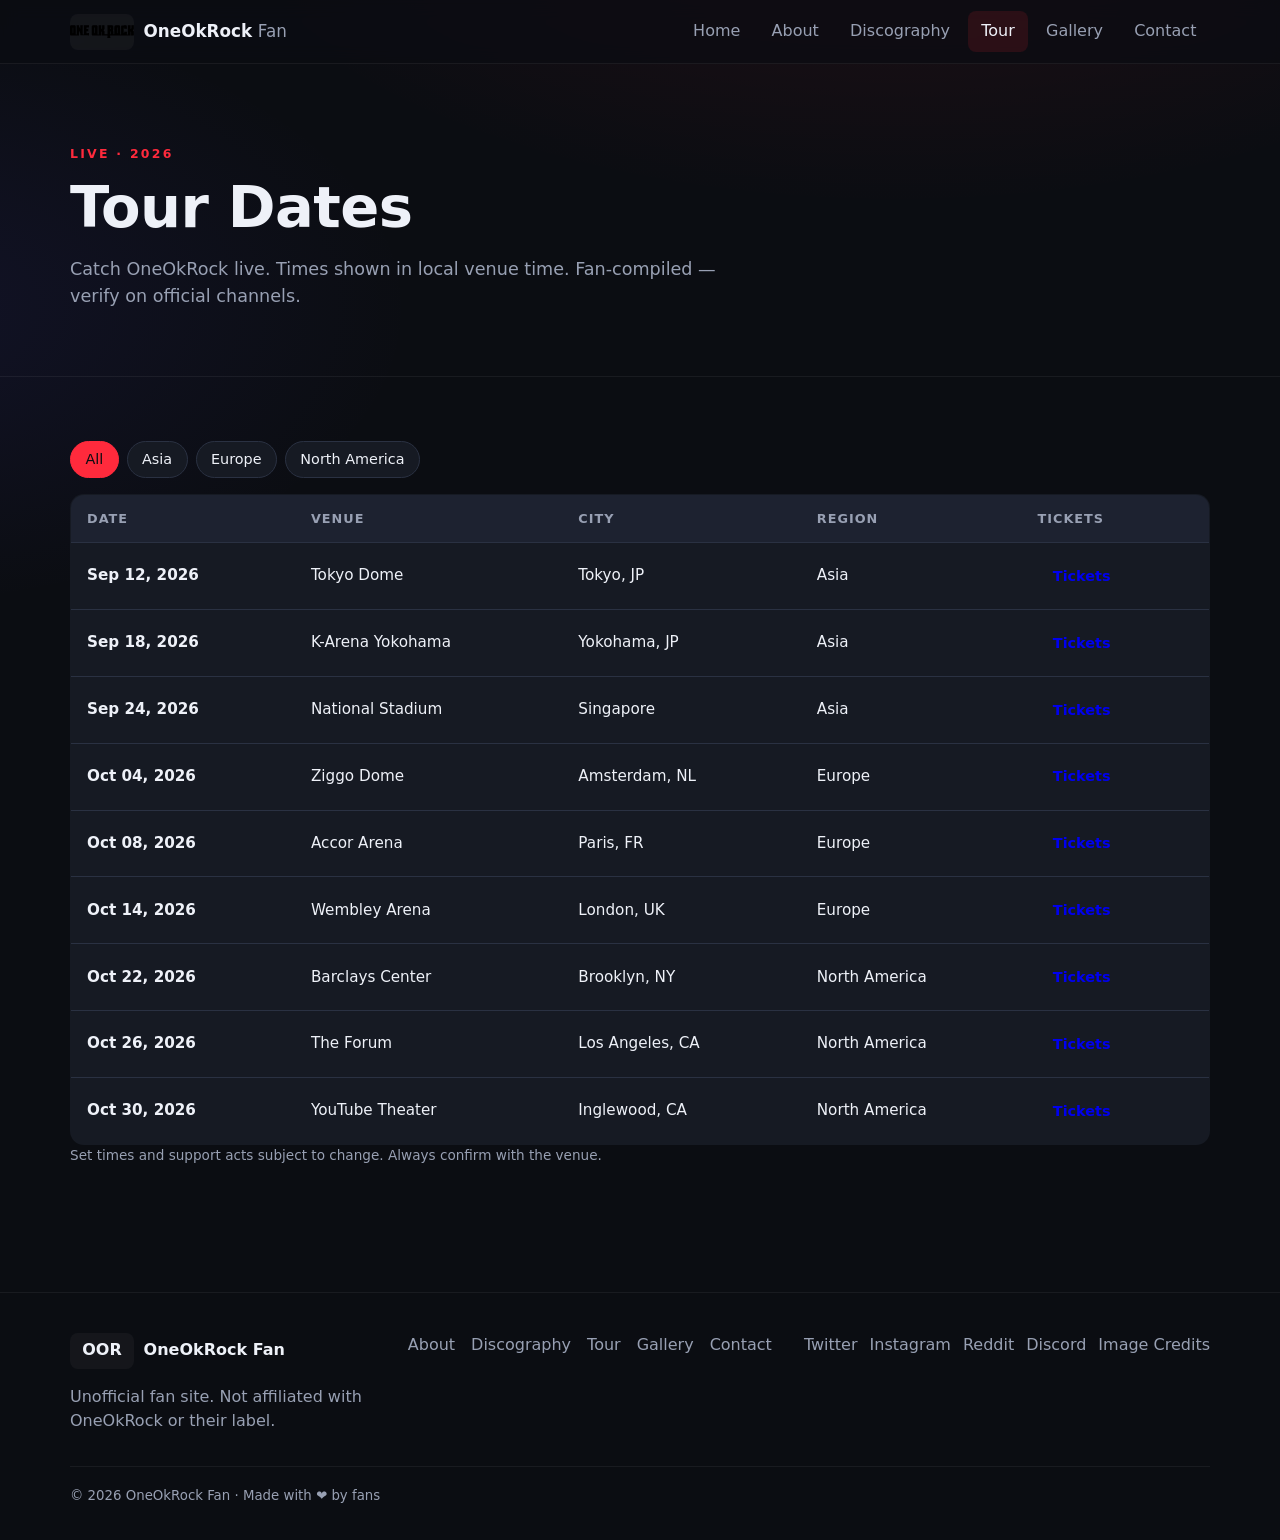
<file: tour.html>
<!DOCTYPE html>
<html lang="en">
<head>
  <meta charset="UTF-8" />
  <meta name="viewport" content="width=device-width, initial-scale=1.0" />
  <title>Tour Dates · OneOkRock Fan</title>
  <meta name="description" content="Upcoming OneOkRock tour dates and ticket links." />
  <link rel="stylesheet" href="assets/css/styles.css" />
</head>
<body>
  <header class="site-header">
    <div class="container header-inner">
      <a href="index.html" class="brand">
        <span class="brand-mark"><img src="assets/img/logo.svg" alt="OneOkRock logo"></span>
        <span class="brand-name">OneOkRock<span class="brand-sub">Fan</span></span>
      </a>
      <button class="nav-toggle" id="navToggle" aria-label="Toggle navigation" aria-expanded="false">
        <span></span><span></span><span></span>
      </button>
      <nav class="site-nav" id="siteNav">
        <a href="index.html">Home</a>
        <a href="about.html">About</a>
        <a href="discography.html">Discography</a>
        <a href="tour.html" class="active">Tour</a>
        <a href="gallery.html">Gallery</a>
        <a href="contact.html">Contact</a>
      </nav>
    </div>
  </header>

  <main>
    <section class="page-hero">
      <div class="container">
        <p class="eyebrow">Live · 2026</p>
        <h1>Tour Dates</h1>
        <p class="hero-lead">Catch OneOkRock live. Times shown in local venue time. Fan-compiled — verify on official channels.</p>
      </div>
    </section>

    <section class="container section">
      <div class="tour-filters" role="tablist" aria-label="Tour region filter">
        <button class="chip active" data-region="all">All</button>
        <button class="chip" data-region="asia">Asia</button>
        <button class="chip" data-region="europe">Europe</button>
        <button class="chip" data-region="namerica">North America</button>
      </div>

      <table class="tour-table">
        <thead>
          <tr><th>Date</th><th>Venue</th><th>City</th><th>Region</th><th class="ta-right">Tickets</th></tr>
        </thead>
        <tbody id="tourBody">
          <tr data-region="asia">
            <td><strong>Sep 12, 2026</strong></td>
            <td>Tokyo Dome</td><td>Tokyo, JP</td><td>Asia</td>
            <td class="ta-right"><a class="btn btn-small" href="#">Tickets</a></td>
          </tr>
          <tr data-region="asia">
            <td><strong>Sep 18, 2026</strong></td>
            <td>K-Arena Yokohama</td><td>Yokohama, JP</td><td>Asia</td>
            <td class="ta-right"><a class="btn btn-small" href="#">Tickets</a></td>
          </tr>
          <tr data-region="asia">
            <td><strong>Sep 24, 2026</strong></td>
            <td>National Stadium</td><td>Singapore</td><td>Asia</td>
            <td class="ta-right"><a class="btn btn-small" href="#">Tickets</a></td>
          </tr>
          <tr data-region="europe">
            <td><strong>Oct 04, 2026</strong></td>
            <td>Ziggo Dome</td><td>Amsterdam, NL</td><td>Europe</td>
            <td class="ta-right"><a class="btn btn-small" href="#">Tickets</a></td>
          </tr>
          <tr data-region="europe">
            <td><strong>Oct 08, 2026</strong></td>
            <td>Accor Arena</td><td>Paris, FR</td><td>Europe</td>
            <td class="ta-right"><a class="btn btn-small" href="#">Tickets</a></td>
          </tr>
          <tr data-region="europe">
            <td><strong>Oct 14, 2026</strong></td>
            <td>Wembley Arena</td><td>London, UK</td><td>Europe</td>
            <td class="ta-right"><a class="btn btn-small" href="#">Tickets</a></td>
          </tr>
          <tr data-region="namerica">
            <td><strong>Oct 22, 2026</strong></td>
            <td>Barclays Center</td><td>Brooklyn, NY</td><td>North America</td>
            <td class="ta-right"><a class="btn btn-small" href="#">Tickets</a></td>
          </tr>
          <tr data-region="namerica">
            <td><strong>Oct 26, 2026</strong></td>
            <td>The Forum</td><td>Los Angeles, CA</td><td>North America</td>
            <td class="ta-right"><a class="btn btn-small" href="#">Tickets</a></td>
          </tr>
          <tr data-region="namerica">
            <td><strong>Oct 30, 2026</strong></td>
            <td>YouTube Theater</td><td>Inglewood, CA</td><td>North America</td>
            <td class="ta-right"><a class="btn btn-small" href="#">Tickets</a></td>
          </tr>
        </tbody>
      </table>

      <p class="muted small">Set times and support acts subject to change. Always confirm with the venue.</p>
    </section>
  </main>

  <footer class="site-footer">
    <div class="container footer-inner">
      <div>
        <p class="brand">
          <span class="brand-mark">OOR</span>
          <strong>OneOkRock Fan</strong>
        </p>
        <p class="muted">Unofficial fan site. Not affiliated with OneOkRock or their label.</p>
      </div>
      <nav class="footer-nav">
        <a href="about.html">About</a>
        <a href="discography.html">Discography</a>
        <a href="tour.html">Tour</a>
        <a href="gallery.html">Gallery</a>
        <a href="contact.html">Contact</a>
      </nav>
      <div class="socials">
        <a href="#">Twitter</a>
        <a href="#">Instagram</a>
        <a href="#">Reddit</a>
        <a href="#">Discord</a>
        <a href="attribution.html">Image Credits</a>
      </div>
    </div>
    <div class="container footer-bottom">
      <small>© 2026 OneOkRock Fan · Made with ❤ by fans</small>
    </div>
  </footer>

  <script src="assets/js/main.js"></script>
</body>
</html>
</file>
<file: assets/css/styles.css>
/* ----------  Reset & tokens  ---------- */
*, *::before, *::after { box-sizing: border-box; }
html { -webkit-text-size-adjust: 100%; }
body { margin: 0; }
img, svg { display: block; max-width: 100%; }
button { font: inherit; cursor: pointer; }

:root {
  /* Palette — dark music theme */
  --bg:        #0b0d12;
  --bg-2:      #11141b;
  --surface:   #161a23;
  --surface-2: #1d2230;
  --line:      #2a3142;
  --text:      #eef1f8;
  --muted:     #98a0b3;
  --accent:    #ff2a3c;        /* signal red */
  --accent-2:  #ffb84a;        /* warm highlight */
  --good:      #3bd17a;
  --radius:    14px;
  --radius-sm: 8px;
  --shadow:    0 10px 30px rgba(0,0,0,.35);
  --max:       1140px;
  --header-h:  64px;

  /* Album art gradients (data-color N) */
  --c1: linear-gradient(135deg, #ff2a3c 0%, #ff7e1c 100%);
  --c2: linear-gradient(135deg, #4f46e5 0%, #06b6d4 100%);
  --c3: linear-gradient(135deg, #f59e0b 0%, #ef4444 60%, #111827 100%);
  --c4: linear-gradient(135deg, #111827 0%, #4f46e5 50%, #ff2a3c 100%);
  --c5: linear-gradient(135deg, #06b6d4 0%, #1e3a8a 100%);
  --c6: linear-gradient(135deg, #f97316 0%, #db2777 50%, #1e1b4b 100%);

  --font-sans: ui-sans-serif, system-ui, -apple-system, "Segoe UI", Roboto,
               "Helvetica Neue", Arial, "Noto Sans", sans-serif,
               "Apple Color Emoji", "Segoe UI Emoji";
  --font-display: "Inter", var(--font-sans);
}

html { scroll-behavior: smooth; }

body {
  font-family: var(--font-sans);
  background: radial-gradient(1200px 600px at 70% -10%, rgba(255,42,60,.10), transparent 60%),
              radial-gradient(900px 500px at -10% 20%, rgba(79,70,229,.10), transparent 60%),
              var(--bg);
  color: var(--text);
  line-height: 1.55;
  min-height: 100vh;
}

/* ----------  Layout helpers  ---------- */
.container {
  width: min(100% - 2rem, var(--max));
  margin-inline: auto;
}

.section { padding: clamp(2.5rem, 5vw, 4.5rem) 0; }
.section-head {
  display: flex; align-items: baseline; justify-content: space-between;
  gap: 1rem; margin-bottom: 1.5rem;
}
h1, h2, h3 { line-height: 1.15; margin: 0 0 .5em; letter-spacing: -.01em; }
h1 { font-size: clamp(2.2rem, 4.5vw, 3.6rem); font-weight: 800; }
h2 { font-size: clamp(1.5rem, 2.5vw, 2rem); font-weight: 700; }
h3 { font-size: 1.15rem; font-weight: 700; }
p  { margin: 0 0 1em; }

.eyebrow {
  display: inline-block;
  text-transform: uppercase;
  letter-spacing: .18em;
  font-size: .78rem;
  color: var(--accent);
  font-weight: 700;
  margin-bottom: .75rem;
}

.link { color: var(--accent); text-decoration: none; font-weight: 600; }
.link:hover { text-decoration: underline; }
.muted { color: var(--muted); }
.small { font-size: .85rem; }

/* ----------  Header / nav  ---------- */
.site-header {
  position: sticky; top: 0; z-index: 50;
  height: var(--header-h);
  background: rgba(11,13,18,.75);
  backdrop-filter: saturate(140%) blur(10px);
  -webkit-backdrop-filter: saturate(140%) blur(10px);
  border-bottom: 1px solid rgba(255,255,255,.06);
}
.header-inner {
  height: 100%;
  display: flex; align-items: center; justify-content: space-between;
}
.brand { display: inline-flex; align-items: center; gap: .6rem; color: var(--text); text-decoration: none; font-weight: 700; }
.brand-mark {
  display: inline-grid; place-items: center;
  width: 64px; height: 36px;
  border-radius: 8px;
  background: rgba(255,255,255,.04);
  overflow: hidden;
}
.brand-mark img { width: 100%; height: 100%; object-fit: contain; display: block; }
.footer .brand-mark { background: transparent; }
.brand-name { font-size: 1.05rem; }
.brand-sub { color: var(--muted); margin-left: .35rem; font-weight: 500; }

.site-nav { display: flex; gap: .25rem; align-items: center; }
.site-nav a {
  color: var(--muted);
  text-decoration: none;
  padding: .5rem .85rem;
  border-radius: var(--radius-sm);
  font-weight: 500;
  transition: color .15s ease, background .15s ease;
}
.site-nav a:hover { color: var(--text); background: rgba(255,255,255,.04); }
.site-nav a.active { color: var(--text); background: rgba(255,42,60,.12); }

.nav-toggle {
  display: none;
  width: 42px; height: 42px;
  border: 1px solid var(--line);
  border-radius: 10px;
  background: var(--surface);
  flex-direction: column; justify-content: center; gap: 4px;
  padding: 0 10px;
}
.nav-toggle span { display: block; height: 2px; background: var(--text); border-radius: 2px; }

/* ----------  Hero (home)  ---------- */
.hero {
  position: relative;
  padding: clamp(4rem, 9vw, 8rem) 0 clamp(3rem, 7vw, 6rem);
  border-bottom: 1px solid rgba(255,255,255,.06);
  overflow: hidden;
}
.hero-photo {
  position: absolute; inset: 0; z-index: -1; overflow: hidden;
}
.hero-photo img {
  width: 100%; height: 100%; object-fit: cover; display: block;
  filter: saturate(.85) contrast(1.05); opacity: .35;
}
.hero-photo::after {
  content: ""; position: absolute; inset: 0;
  background: linear-gradient(180deg, transparent, var(--bg) 80%);
}
.hero-inner { max-width: 780px; position: relative; }
.hero-title { font-size: clamp(2.6rem, 6vw, 5rem); }
.hero-title span {
  background: linear-gradient(90deg, var(--accent), var(--accent-2));
  -webkit-background-clip: text; background-clip: text; color: transparent;
}
.hero-lead { color: var(--muted); font-size: 1.1rem; max-width: 60ch; }
.hero-cta { display: flex; gap: .75rem; flex-wrap: wrap; margin-top: 1.5rem; }

/* ----------  Page hero (other pages)  ---------- */
.page-hero {
  padding: clamp(3rem, 6vw, 5rem) 0 clamp(2rem, 4vw, 3rem);
  border-bottom: 1px solid rgba(255,255,255,.06);
}
.page-hero h1 { margin-bottom: .25em; }

/* ----------  Buttons  ---------- */
.btn {
  display: inline-flex; align-items: center; justify-content: center;
  padding: .8rem 1.2rem;
  border-radius: 999px;
  border: 1px solid transparent;
  text-decoration: none;
  font-weight: 600;
  transition: transform .12s ease, background .15s ease, border-color .15s ease;
}
.btn:hover { transform: translateY(-1px); }
.btn-primary { background: var(--accent); color: #0b0d12; }
.btn-primary:hover { background: #ff4252; }
.btn-ghost { background: transparent; color: var(--text); border-color: var(--line); }
.btn-ghost:hover { border-color: rgba(255,255,255,.25); background: rgba(255,255,255,.04); }
.btn-small { padding: .45rem .9rem; font-size: .9rem; }

/* ----------  Grid + cards  ---------- */
.grid { display: grid; gap: 1.25rem; }
.grid-3 { grid-template-columns: repeat(3, 1fr); }
.grid-4 { grid-template-columns: repeat(4, 1fr); }

.card {
  background: var(--surface);
  border: 1px solid var(--line);
  border-radius: var(--radius);
  padding: 1.25rem;
  transition: transform .15s ease, border-color .15s ease;
}
.card:hover { transform: translateY(-2px); border-color: rgba(255,255,255,.18); }
.card .badge {
  display: inline-block; font-size: .72rem; font-weight: 700;
  padding: .2rem .55rem; border-radius: 999px;
  background: rgba(255,42,60,.15); color: var(--accent);
  margin-bottom: .6rem;
}
.card .meta { color: var(--muted); font-size: .85rem; }

/* ----------  Albums  ---------- */
.album { text-decoration: none; color: inherit; display: block; }
.album-art {
  aspect-ratio: 1/1;
  border-radius: var(--radius);
  background: var(--c1);
  position: relative;
  overflow: hidden;
  box-shadow: var(--shadow);
  transition: transform .2s ease;
}
.album:hover .album-art { transform: translateY(-3px) scale(1.02); }
.album-art[data-color="1"] { background: var(--c1); }
.album-art[data-color="2"] { background: var(--c2); }
.album-art[data-color="3"] { background: var(--c3); }
.album-art[data-color="4"] { background: var(--c4); }
.album-art[data-color="5"] { background: var(--c5); }
.album-art[data-color="6"] { background: var(--c6); }
.album-art::after {
  content: ""; position: absolute; inset: 0;
  background:
    repeating-linear-gradient(45deg, rgba(255,255,255,.04) 0 2px, transparent 2px 8px),
    radial-gradient(80% 60% at 30% 20%, rgba(255,255,255,.18), transparent 60%);
}
.album-meta { display: flex; flex-direction: column; gap: .15rem; margin-top: .65rem; }
.album-meta span { color: var(--muted); font-size: .85rem; }

/* ----------  CTA band  ---------- */
.cta-band {
  margin: 2rem 0 4rem;
  padding: 2rem;
  border-radius: var(--radius);
  background:
    linear-gradient(135deg, rgba(255,42,60,.18), rgba(79,70,229,.18)),
    var(--surface);
  border: 1px solid var(--line);
}
.cta-inner { display: flex; align-items: center; justify-content: space-between; gap: 1.5rem; flex-wrap: wrap; }

/* ----------  About / members / timeline  ---------- */
.prose h2 { margin-top: 1.5em; }

.member { text-align: center; }
.member-photo {
  aspect-ratio: 1/1;
  border-radius: var(--radius);
  background: var(--c1);
  margin-bottom: .75rem;
  box-shadow: var(--shadow);
  overflow: hidden;
  position: relative;
}
.member-photo[data-color="2"] { background: var(--c2); }
.member-photo[data-color="3"] { background: var(--c3); }
.member-photo[data-color="4"] { background: var(--c4); }
.member-photo img { width: 100%; height: 100%; object-fit: cover; display: block; }
.member-photo .pending {
  position: absolute; inset: auto 0 .75rem;
  text-align: center; font-size: .78rem; color: rgba(255,255,255,.85);
  text-shadow: 0 1px 4px rgba(0,0,0,.6);
}

.timeline {
  list-style: none; padding: 0; margin: 0;
  border-left: 2px solid var(--line);
}
.timeline li {
  padding: .65rem 0 .65rem 1.25rem;
  position: relative;
  border-bottom: 1px dashed rgba(255,255,255,.06);
}
.timeline li:last-child { border-bottom: none; }
.timeline li::before {
  content: ""; position: absolute; left: -7px; top: 1rem;
  width: 12px; height: 12px; border-radius: 50%;
  background: var(--accent); box-shadow: 0 0 0 4px rgba(255,42,60,.15);
}

/* ----------  Tour  ---------- */
.tour-filters { display: flex; gap: .5rem; flex-wrap: wrap; margin-bottom: 1rem; }
.chip {
  border: 1px solid var(--line);
  background: var(--surface);
  color: var(--text);
  padding: .4rem .9rem;
  border-radius: 999px;
  font-size: .9rem;
  transition: background .15s ease, border-color .15s ease, color .15s ease;
}
.chip:hover { border-color: rgba(255,255,255,.25); }
.chip.active { background: var(--accent); color: #0b0d12; border-color: var(--accent); }

.tour-table {
  width: 100%; border-collapse: collapse;
  background: var(--surface);
  border: 1px solid var(--line);
  border-radius: var(--radius);
  overflow: hidden;
}
.tour-table th, .tour-table td {
  padding: .85rem 1rem;
  text-align: left;
  border-bottom: 1px solid var(--line);
  font-size: .95rem;
}
.tour-table thead th {
  background: var(--surface-2);
  color: var(--muted);
  font-size: .8rem;
  text-transform: uppercase;
  letter-spacing: .08em;
}
.tour-table tr:last-child td { border-bottom: none; }
.ta-right { text-align: right; }

/* ----------  Gallery  ---------- */
.gallery {
  display: grid;
  grid-template-columns: repeat(4, 1fr);
  grid-auto-rows: 160px;
  gap: .75rem;
}
.gallery-item {
  border: none; padding: 0; cursor: pointer;
  border-radius: var(--radius-sm);
  background: var(--c1);
  position: relative;
  overflow: hidden;
  transition: transform .15s ease, filter .15s ease;
}
.gallery-item:hover { transform: scale(1.02); filter: brightness(1.1); }
.gallery-item::after {
  content: ""; position: absolute; inset: 0;
  background:
    repeating-linear-gradient(45deg, rgba(255,255,255,.05) 0 2px, transparent 2px 8px),
    radial-gradient(80% 60% at 30% 20%, rgba(255,255,255,.18), transparent 60%);
}
.gallery-item img { width: 100%; height: 100%; object-fit: cover; display: block; }
.gallery-item[data-color="1"] { background: var(--c1); }
.gallery-item[data-color="2"] { background: var(--c2); }
.gallery-item[data-color="3"] { background: var(--c3); }
.gallery-item[data-color="4"] { background: var(--c4); }
.gallery-item[data-color="5"] { background: var(--c5); }
.gallery-item[data-color="6"] { background: var(--c6); }
.gallery-item.tall  { grid-row: span 2; }
.gallery-item.wide  { grid-column: span 2; }

/* Lightbox */
.lightbox {
  position: fixed; inset: 0;
  background: rgba(0,0,0,.85);
  display: none;
  align-items: center; justify-content: center;
  z-index: 100;
  padding: 2rem;
}
.lightbox.open { display: flex; }
.lightbox-stage {
  width: min(90vw, 900px);
  aspect-ratio: 16/10;
  border-radius: var(--radius);
  background: var(--c1);
  position: relative;
  box-shadow: var(--shadow);
  overflow: hidden;
}
.lightbox-stage img { width: 100%; height: 100%; object-fit: cover; display: block; }
.lightbox-stage::after {
  content: ""; position: absolute; inset: 0;
  background:
    repeating-linear-gradient(45deg, rgba(255,255,255,.05) 0 2px, transparent 2px 8px),
    radial-gradient(80% 60% at 30% 20%, rgba(255,255,255,.2), transparent 60%);
  border-radius: inherit;
}
.lightbox-caption { color: var(--text); margin-top: 1rem; text-align: center; }
.lightbox-close {
  position: absolute; top: 1rem; right: 1.5rem;
  width: 40px; height: 40px;
  border-radius: 50%;
  border: 1px solid rgba(255,255,255,.2);
  background: rgba(0,0,0,.4);
  color: var(--text); font-size: 1.5rem; line-height: 1;
}

/* ----------  Contact / form  ---------- */
.two-col {
  display: grid; gap: 2rem;
  grid-template-columns: 1.4fr 1fr;
}
.form { display: grid; gap: 1rem; }
.form label { display: grid; gap: .35rem; font-size: .9rem; color: var(--muted); }
.form input, .form select, .form textarea {
  background: var(--surface);
  color: var(--text);
  border: 1px solid var(--line);
  border-radius: var(--radius-sm);
  padding: .65rem .8rem;
  font: inherit;
  transition: border-color .15s ease, box-shadow .15s ease;
}
.form input:focus, .form select:focus, .form textarea:focus {
  outline: none;
  border-color: var(--accent);
  box-shadow: 0 0 0 3px rgba(255,42,60,.25);
}
.form-status { margin-top: .5rem; min-height: 1.2em; color: var(--good); }
.form-status.error { color: #ff8a96; }

details {
  background: var(--surface);
  border: 1px solid var(--line);
  border-radius: var(--radius-sm);
  padding: .8rem 1rem;
  margin-bottom: .75rem;
}
details summary { cursor: pointer; font-weight: 600; }
details[open] { background: var(--surface-2); }

/* ----------  Attribution  ---------- */
.credit {
  display: grid;
  grid-template-columns: 160px 1fr;
  gap: 1.25rem;
  padding: 1rem;
  background: var(--surface);
  border: 1px solid var(--line);
  border-radius: var(--radius);
  margin-bottom: 1rem;
}
.credit-thumb {
  width: 160px; height: 120px;
  border-radius: var(--radius-sm);
  overflow: hidden;
  background: var(--bg-2);
}
.credit-thumb img { width: 100%; height: 100%; object-fit: cover; display: block; }
.credit a { color: var(--accent); }
@media (max-width: 600px) {
  .credit { grid-template-columns: 1fr; }
  .credit-thumb { width: 100%; height: 180px; }
}

/* ----------  Footer  ---------- */
.site-footer { border-top: 1px solid rgba(255,255,255,.06); margin-top: 3rem; }
.footer-inner {
  display: grid; gap: 2rem;
  grid-template-columns: 1fr auto auto;
  padding: 2.5rem 0 1rem;
  align-items: start;
}
.footer-nav { display: flex; gap: 1rem; flex-wrap: wrap; }
.footer-nav a { color: var(--muted); text-decoration: none; }
.footer-nav a:hover { color: var(--text); }
.socials { display: flex; gap: .75rem; flex-wrap: wrap; }
.socials a { color: var(--muted); text-decoration: none; }
.socials a:hover { color: var(--accent); }
.footer-bottom { padding: 1rem 0 2rem; border-top: 1px solid rgba(255,255,255,.06); color: var(--muted); }

/* ----------  Responsive  ---------- */
@media (max-width: 960px) {
  .grid-4 { grid-template-columns: repeat(2, 1fr); }
  .grid-3 { grid-template-columns: repeat(2, 1fr); }
  .footer-inner { grid-template-columns: 1fr; }
  .two-col { grid-template-columns: 1fr; }
}
@media (max-width: 720px) {
  .nav-toggle { display: flex; }
  .site-nav {
    position: absolute; top: var(--header-h); left: 0; right: 0;
    background: var(--bg-2);
    border-bottom: 1px solid var(--line);
    flex-direction: column; align-items: stretch;
    padding: .75rem;
    gap: .25rem;
    display: none;
  }
  .site-nav.open { display: flex; }
  .site-nav a { padding: .8rem 1rem; }

  .gallery { grid-template-columns: repeat(2, 1fr); grid-auto-rows: 140px; }
  .tour-table th:nth-child(3),
  .tour-table td:nth-child(3),
  .tour-table th:nth-child(4),
  .tour-table td:nth-child(4) { display: none; }
}
@media (max-width: 480px) {
  .grid-3, .grid-4 { grid-template-columns: 1fr; }
}
</file>
